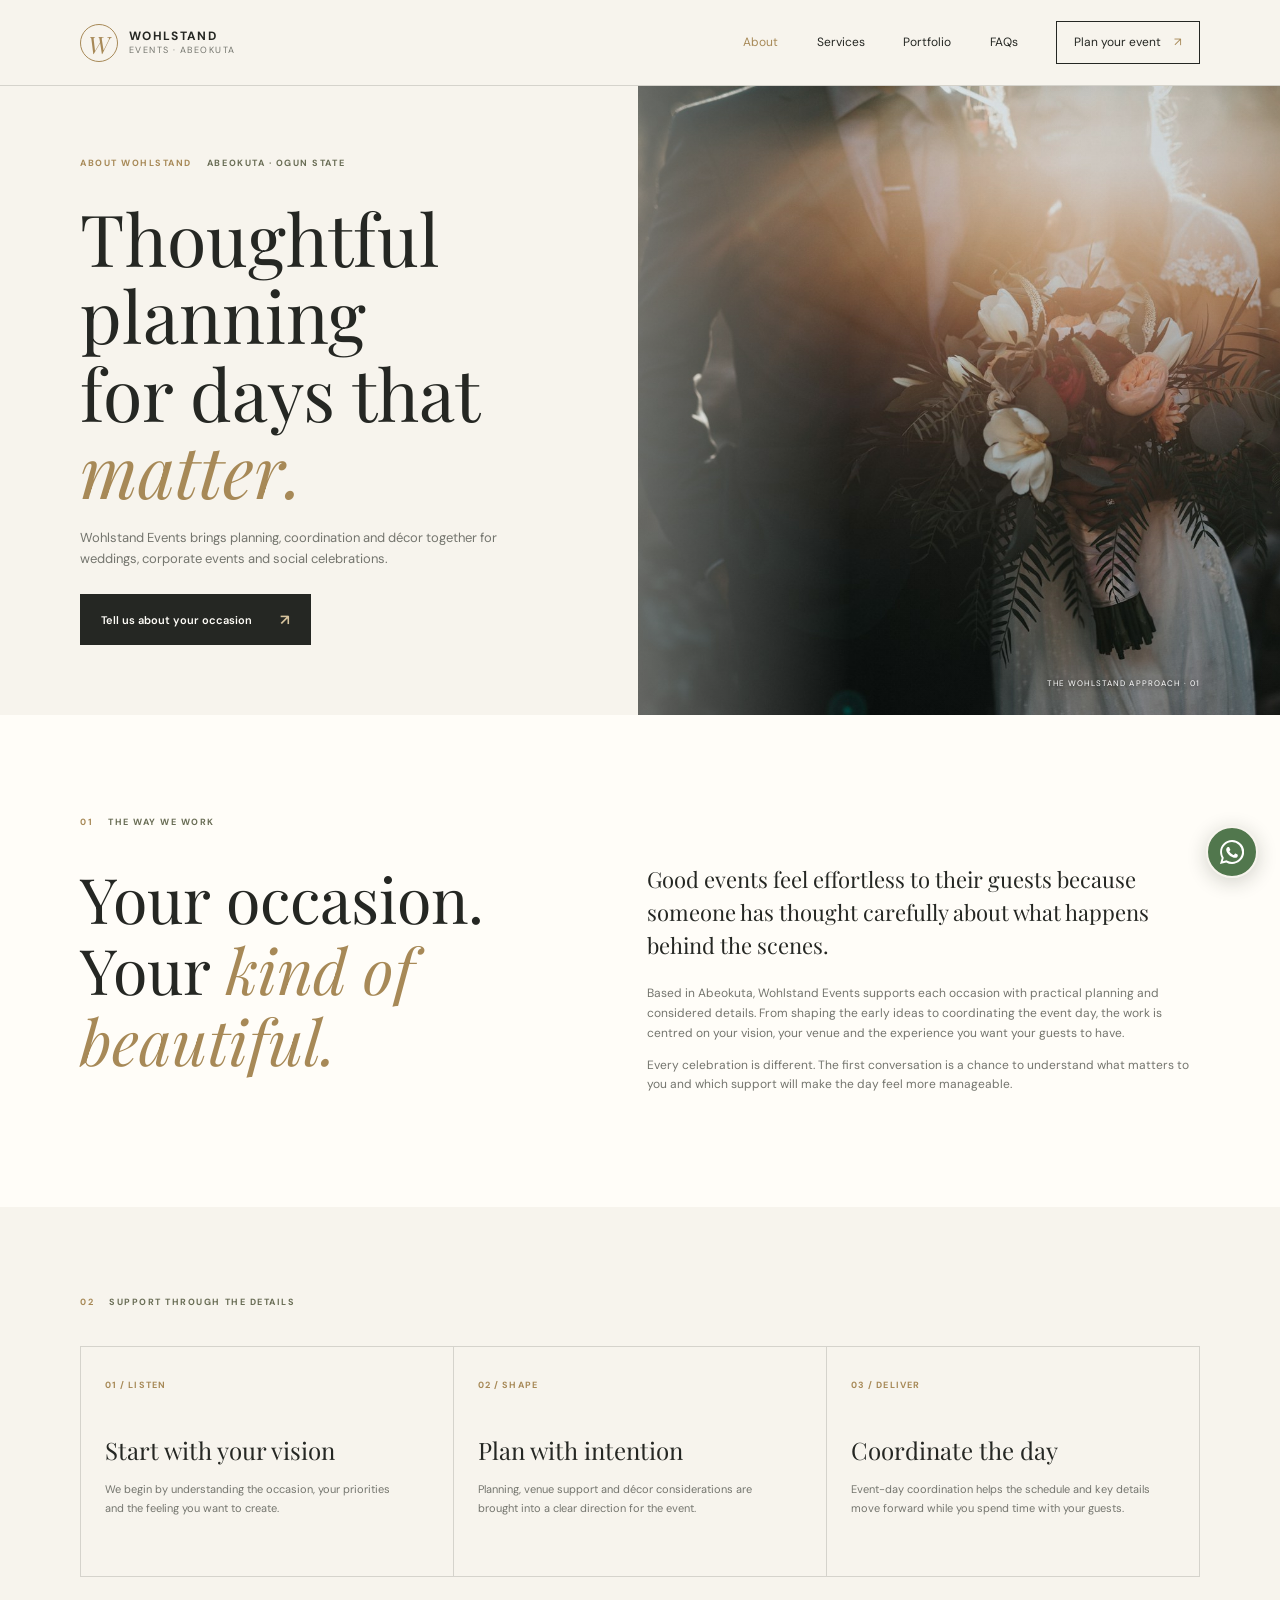
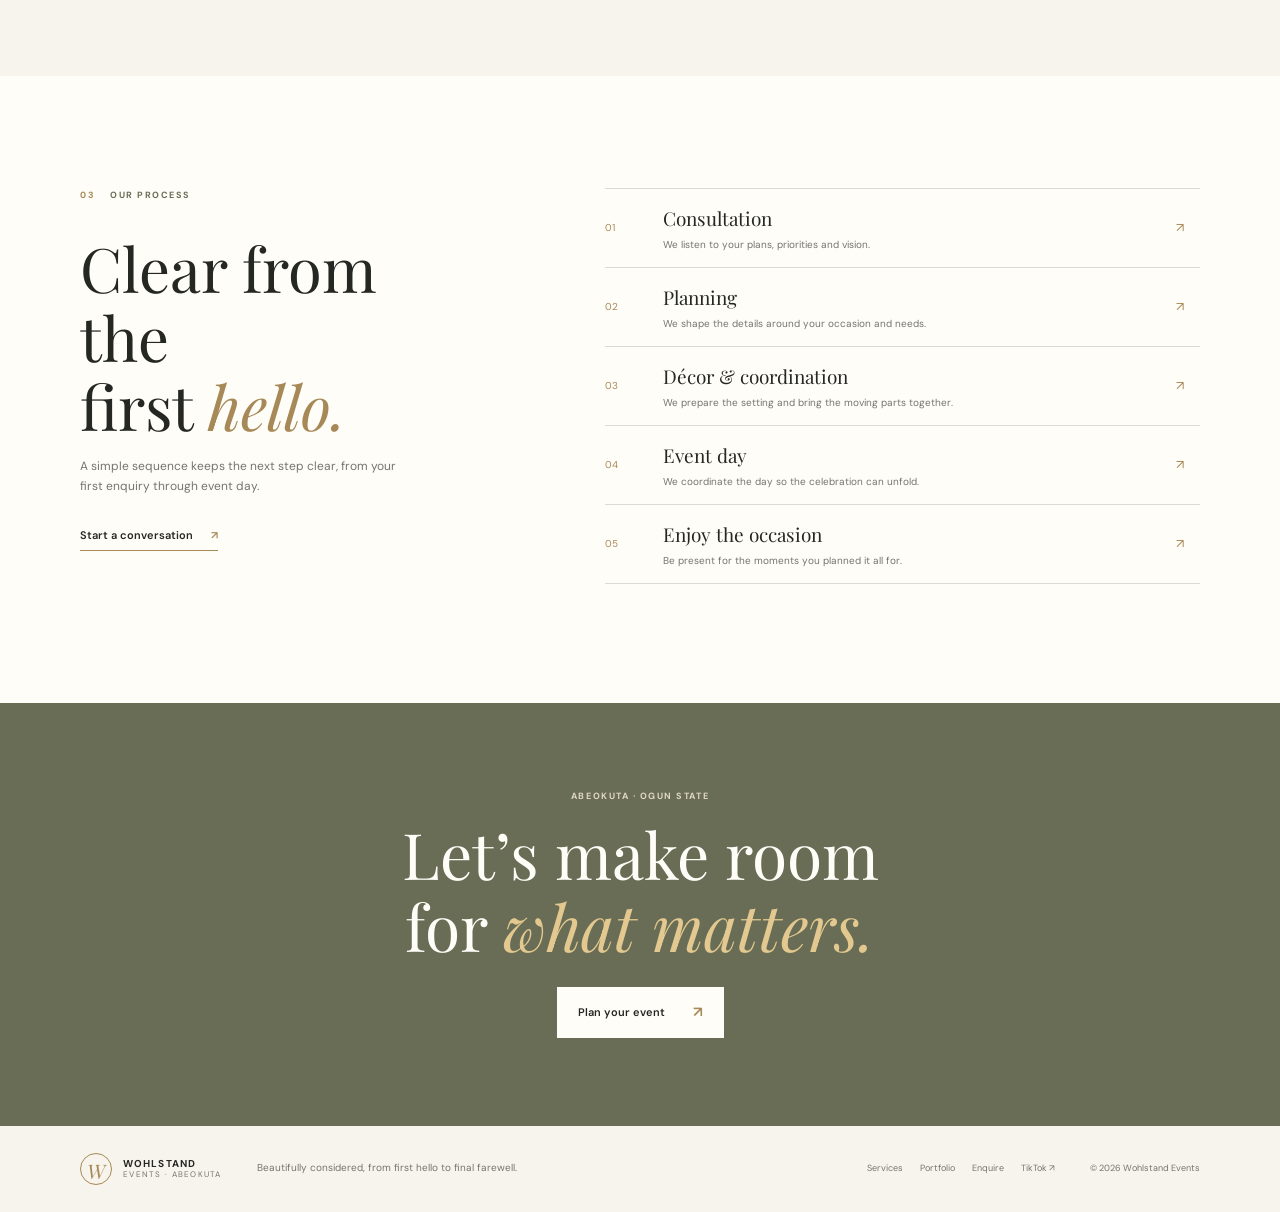
<file: about.html>
<!doctype html>
<html lang="en">
  <head>
    <meta charset="utf-8">
    <meta name="viewport" content="width=device-width, initial-scale=1">
    <meta name="theme-color" content="#f7f4ed">
    <meta name="description" content="Meet Wohlstand Events, an Abeokuta event planning and décor business supporting weddings, corporate events and social celebrations.">
    <meta property="og:title" content="About Wohlstand Events | Abeokuta">
    <meta property="og:image" content="assets/wedding-reception.jpg">
    <title>About Wohlstand Events | Abeokuta Event Planning</title>
    <link rel="preconnect" href="https://fonts.googleapis.com">
    <link rel="preconnect" href="https://fonts.gstatic.com" crossorigin>
    <link href="https://fonts.googleapis.com/css2?family=DM+Sans:wght@400;500;600;700&family=Playfair+Display:wght@400;500;600&display=swap" rel="stylesheet">
    <link rel="stylesheet" href="styles.css">
    <script src="script.js" defer></script>
  </head>
  <body>
    <a class="skip-link" href="#main">Skip to content</a>
    <header class="site-header" id="top">
      <a class="wordmark" href="index.html" aria-label="Wohlstand Events home"><span class="wordmark-mark" aria-hidden="true">W</span><span class="wordmark-type"><strong>WOHLSTAND</strong><small>EVENTS · ABEOKUTA</small></span></a>
      <button class="menu-toggle" type="button" aria-expanded="false" aria-controls="site-nav" aria-label="Open navigation"><span></span><span></span></button>
      <nav class="site-nav" id="site-nav" aria-label="Main navigation"><a aria-current="page" href="about.html">About</a><a href="services.html">Services</a><a href="portfolio.html">Portfolio</a><a href="faq.html">FAQs</a><a class="nav-cta" href="contact.html#enquiry">Plan your event <span aria-hidden="true">↗</span></a></nav>
    </header>
    <main id="main">
      <section class="inner-hero">
        <div class="inner-hero-copy"><div class="section-kicker"><span>ABOUT WOHLSTAND</span><span>ABEOKUTA · OGUN STATE</span></div><h1>Thoughtful planning<br>for days that <em>matter.</em></h1><p>Wohlstand Events brings planning, coordination and décor together for weddings, corporate events and social celebrations.</p><a class="button button-dark" href="contact.html#enquiry">Tell us about your occasion <span aria-hidden="true">↗</span></a></div>
        <div class="inner-hero-photo"><img src="assets/wedding-reception.jpg" alt="A warmly lit reception set for an elegant celebration" fetchpriority="high"><span>THE WOHLSTAND APPROACH · 01</span></div>
      </section>
      <section class="detail-intro section-pad"><div class="section-kicker"><span>01</span><span>THE WAY WE WORK</span></div><div class="detail-intro-grid"><h2>Your occasion.<br>Your <em>kind of beautiful.</em></h2><div><p class="lead">Good events feel effortless to their guests because someone has thought carefully about what happens behind the scenes.</p><p>Based in Abeokuta, Wohlstand Events supports each occasion with practical planning and considered details. From shaping the early ideas to coordinating the event day, the work is centred on your vision, your venue and the experience you want your guests to have.</p><p>Every celebration is different. The first conversation is a chance to understand what matters to you and which support will make the day feel more manageable.</p></div></div></section>
      <section class="approach-detail section-pad"><div class="section-kicker"><span>02</span><span>SUPPORT THROUGH THE DETAILS</span></div><div class="approach-detail-grid"><article><span>01 / LISTEN</span><h3>Start with your vision</h3><p>We begin by understanding the occasion, your priorities and the feeling you want to create.</p></article><article><span>02 / SHAPE</span><h3>Plan with intention</h3><p>Planning, venue support and décor considerations are brought into a clear direction for the event.</p></article><article><span>03 / DELIVER</span><h3>Coordinate the day</h3><p>Event-day coordination helps the schedule and key details move forward while you spend time with your guests.</p></article></div></section>
      <section class="process-section section-pad" id="process"><div class="process-side"><div class="section-kicker"><span>03</span><span>OUR PROCESS</span></div><h2>Clear from the<br>first <em>hello.</em></h2><p>A simple sequence keeps the next step clear, from your first enquiry through event day.</p><a class="underlined-link" href="contact.html#enquiry">Start a conversation <span aria-hidden="true">↗</span></a></div><ol class="process-list"><li><span>01</span><div><h3>Consultation</h3><p>We listen to your plans, priorities and vision.</p></div><span class="process-mark">↗</span></li><li><span>02</span><div><h3>Planning</h3><p>We shape the details around your occasion and needs.</p></div><span class="process-mark">↗</span></li><li><span>03</span><div><h3>Décor & coordination</h3><p>We prepare the setting and bring the moving parts together.</p></div><span class="process-mark">↗</span></li><li><span>04</span><div><h3>Event day</h3><p>We coordinate the day so the celebration can unfold.</p></div><span class="process-mark">↗</span></li><li><span>05</span><div><h3>Enjoy the occasion</h3><p>Be present for the moments you planned it all for.</p></div><span class="process-mark">↗</span></li></ol></section>
      <section class="detail-cta section-pad"><p class="eyebrow">ABEOKUTA · OGUN STATE</p><h2>Let’s make room<br>for <em>what matters.</em></h2><a class="button button-light" href="contact.html#enquiry">Plan your event <span aria-hidden="true">↗</span></a></section>
    </main>
    <footer class="site-footer"><a class="wordmark footer-wordmark" href="index.html"><span class="wordmark-mark" aria-hidden="true">W</span><span class="wordmark-type"><strong>WOHLSTAND</strong><small>EVENTS · ABEOKUTA</small></span></a><span>Beautifully considered, from first hello to final farewell.</span><div class="footer-links"><a href="services.html">Services</a><a href="portfolio.html">Portfolio</a><a href="contact.html#enquiry">Enquire</a><a data-social-link href="contact.html">TikTok ↗</a></div><small>© <span id="current-year"></span> Wohlstand Events</small></footer>
    <a class="whatsapp-float" data-whatsapp-link href="contact.html#enquiry" aria-label="Chat with Wohlstand Events on WhatsApp"><svg viewBox="0 0 24 24" aria-hidden="true"><path d="M20.5 3.5A11.8 11.8 0 0 0 12.1 0C5.5 0 .1 5.4.1 12c0 2.1.6 4.2 1.6 6L0 24l6.2-1.6a12 12 0 0 0 5.9 1.5h.1c6.6 0 12-5.4 12-12 0-3.2-1.3-6.2-3.7-8.4Zm-8.4 18.4h-.1c-1.8 0-3.6-.5-5.1-1.4l-.4-.2-3.7 1 1-3.6-.3-.4A9.8 9.8 0 0 1 2 12c0-5.5 4.5-10 10-10a10 10 0 0 1 10 10c0 5.5-4.4 9.9-9.9 9.9Zm5.5-7.4c-.3-.1-1.7-.8-2-.9-.3-.1-.5-.1-.7.2-.2.3-.7.9-.9 1.1-.2.2-.3.2-.6.1-.3-.1-1.2-.5-2.3-1.4-.8-.7-1.4-1.6-1.6-1.9-.2-.3 0-.4.1-.6l.4-.5c.1-.2.2-.3.3-.5.1-.2 0-.4 0-.5-.1-.1-.7-1.6-1-2.1-.2-.6-.5-.5-.7-.5h-.6c-.2 0-.5.1-.8.4-.3.3-1 1-1 2.4s1 2.8 1.1 3c.1.2 2 3.1 4.9 4.3.7.3 1.2.5 1.7.6.7.2 1.3.2 1.8.1.6-.1 1.7-.7 1.9-1.4.2-.7.2-1.3.2-1.4-.1-.2-.3-.3-.6-.4Z"/></svg></a>
  </body>
</html>
</file>
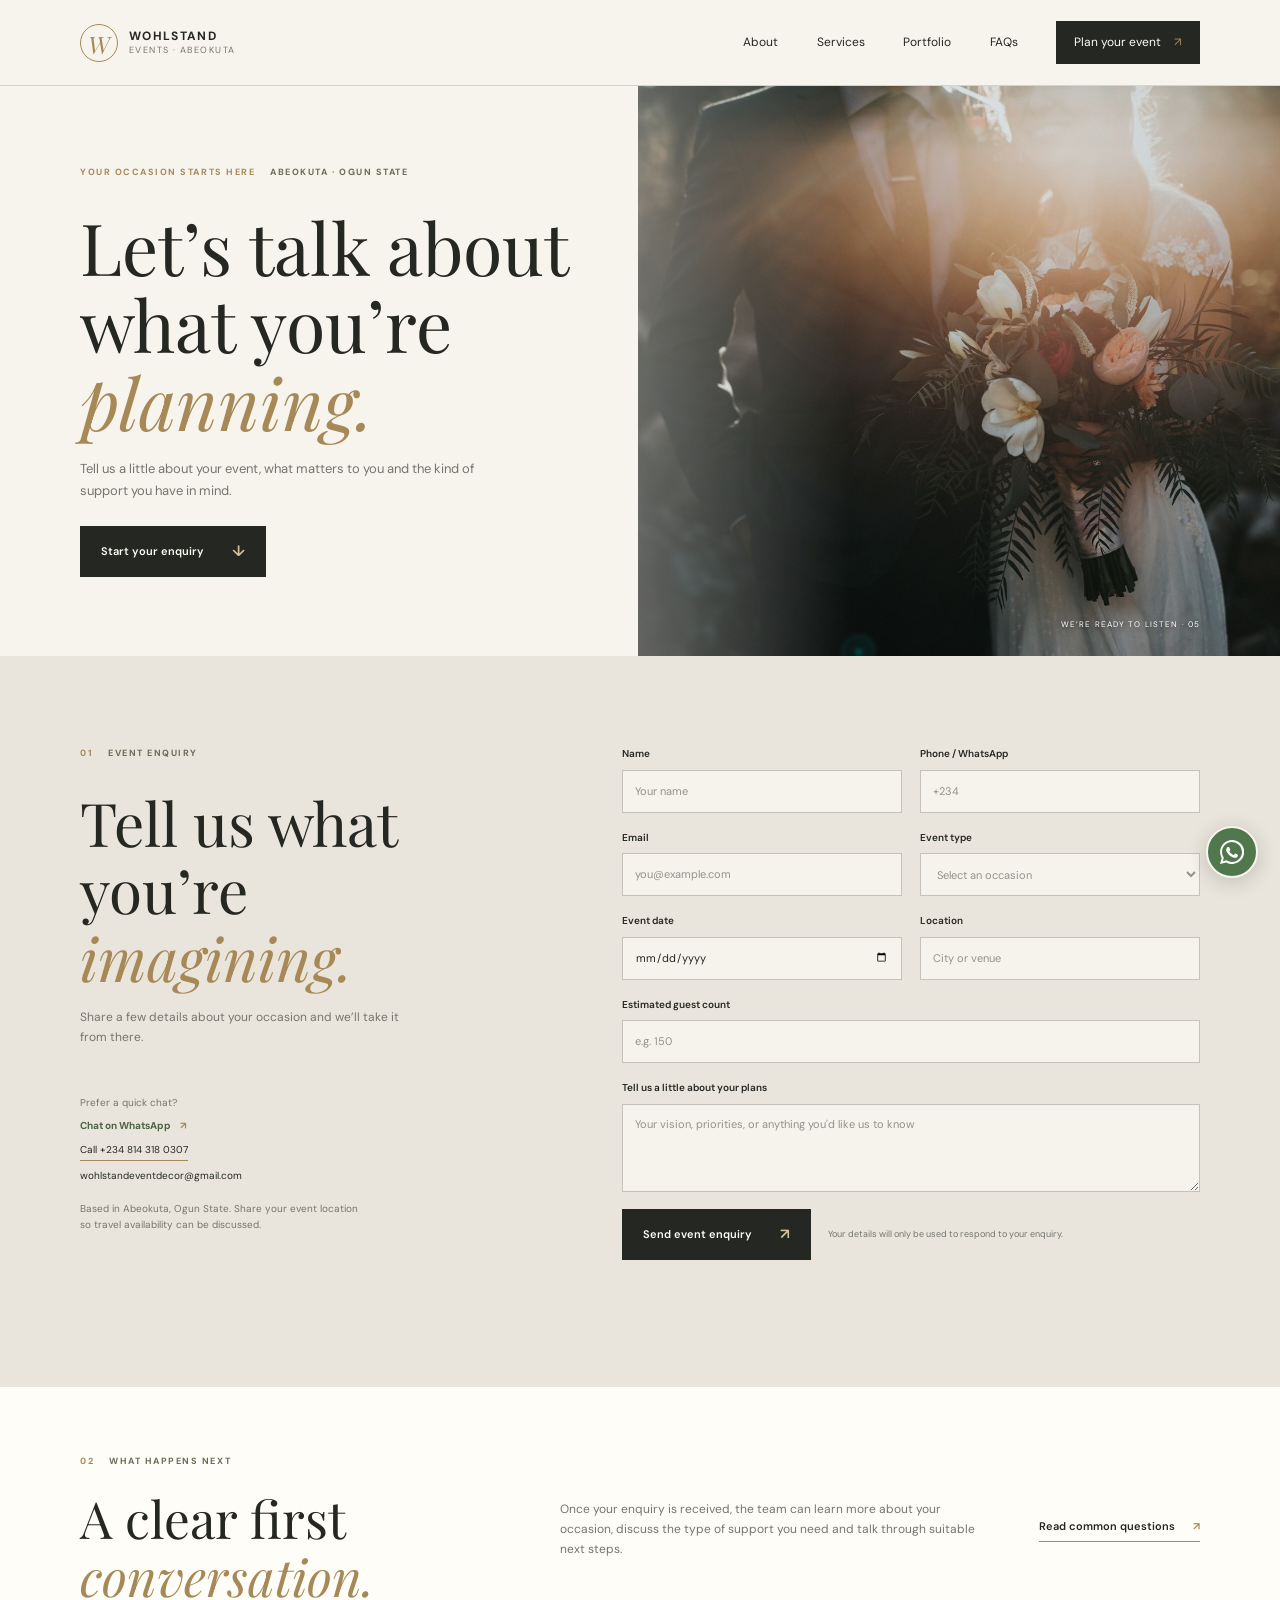
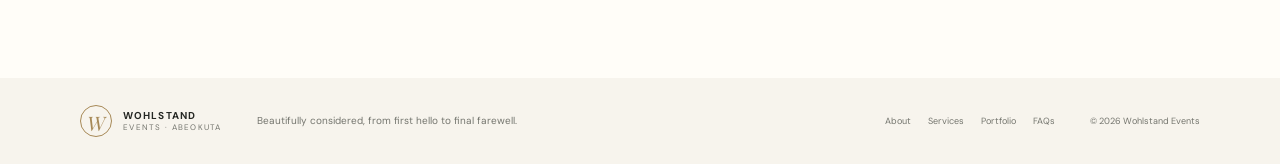
<file: contact.html>
<!doctype html>
<html lang="en">
  <head>
    <meta charset="utf-8">
    <meta name="viewport" content="width=device-width, initial-scale=1">
    <meta name="theme-color" content="#f7f4ed">
    <meta name="description" content="Enquire about wedding planning, event coordination, event decoration or venue support with Wohlstand Events in Abeokuta, Ogun State.">
    <meta property="og:title" content="Plan Your Event | Wohlstand Events Abeokuta">
    <meta property="og:image" content="assets/wedding-reception.jpg">
    <title>Plan Your Event | Wohlstand Events Abeokuta</title>
    <link rel="preconnect" href="https://fonts.googleapis.com">
    <link rel="preconnect" href="https://fonts.gstatic.com" crossorigin>
    <link href="https://fonts.googleapis.com/css2?family=DM+Sans:wght@400;500;600;700&family=Playfair+Display:wght@400;500;600&display=swap" rel="stylesheet">
    <link rel="stylesheet" href="styles.css">
    <script src="script.js" defer></script>
  </head>
  <body>
    <a class="skip-link" href="#main">Skip to content</a>
    <header class="site-header" id="top"><a class="wordmark" href="index.html" aria-label="Wohlstand Events home"><span class="wordmark-mark" aria-hidden="true">W</span><span class="wordmark-type"><strong>WOHLSTAND</strong><small>EVENTS · ABEOKUTA</small></span></a><button class="menu-toggle" type="button" aria-expanded="false" aria-controls="site-nav" aria-label="Open navigation"><span></span><span></span></button><nav class="site-nav" id="site-nav" aria-label="Main navigation"><a href="about.html">About</a><a href="services.html">Services</a><a href="portfolio.html">Portfolio</a><a href="faq.html">FAQs</a><a class="nav-cta" aria-current="page" href="contact.html#enquiry">Plan your event <span aria-hidden="true">↗</span></a></nav></header>
    <main id="main">
      <section class="inner-hero"><div class="inner-hero-copy"><div class="section-kicker"><span>YOUR OCCASION STARTS HERE</span><span>ABEOKUTA · OGUN STATE</span></div><h1>Let’s talk about<br>what you’re <em>planning.</em></h1><p>Tell us a little about your event, what matters to you and the kind of support you have in mind.</p><a class="button button-dark" href="#enquiry">Start your enquiry <span aria-hidden="true">↓</span></a></div><div class="inner-hero-photo"><img src="assets/wedding-reception.jpg" alt="An intimate reception prepared for a special occasion" fetchpriority="high"><span>WE’RE READY TO LISTEN · 05</span></div></section>
      <section class="enquiry-section section-pad contact-page-enquiry" id="enquiry"><div class="enquiry-intro"><div class="section-kicker"><span>01</span><span>EVENT ENQUIRY</span></div><h2>Tell us what<br>you’re <em>imagining.</em></h2><p>Share a few details about your occasion and we’ll take it from there.</p><div class="contact-alternatives"><span>Prefer a quick chat?</span><a class="whatsapp-inline" data-whatsapp-link href="#enquiry">Chat on WhatsApp <span aria-hidden="true">↗</span></a><a class="call-inline" data-phone-link href="#enquiry">Call +234 814 318 0307</a><a class="email-inline" href="mailto:wohlstandeventdecor@gmail.com">wohlstandeventdecor@gmail.com</a><span class="contact-location">Based in Abeokuta, Ogun State. Share your event location so travel availability can be discussed.</span></div></div>
        <form class="enquiry-form" id="enquiry-form"><div class="form-row"><label>Name<input name="name" autocomplete="name" placeholder="Your name" required></label><label>Phone / WhatsApp<input name="phone" type="tel" autocomplete="tel" placeholder="+234" required></label></div><div class="form-row"><label>Email<input name="email" type="email" autocomplete="email" placeholder="you@example.com"></label><label>Event type<select name="eventType" required><option value="" disabled selected>Select an occasion</option><option>Wedding</option><option>Corporate event</option><option>Social celebration</option><option>Other</option></select></label></div><div class="form-row"><label>Event date<input name="eventDate" type="date"></label><label>Location<input name="location" placeholder="City or venue"></label></div><label>Estimated guest count<input name="guestCount" type="number" min="1" placeholder="e.g. 150"></label><label>Tell us a little about your plans<textarea name="message" rows="3" placeholder="Your vision, priorities, or anything you'd like us to know"></textarea></label><div class="form-submit-row"><button class="button button-dark" type="submit">Send event enquiry <span aria-hidden="true">↗</span></button><span class="form-privacy">Your details will only be used to respond to your enquiry.</span></div><p class="form-status" id="form-status" role="status" aria-live="polite"></p></form>
      </section>
      <section class="contact-after section-pad"><div><div class="section-kicker"><span>02</span><span>WHAT HAPPENS NEXT</span></div><h2>A clear first<br><em>conversation.</em></h2></div><p>Once your enquiry is received, the team can learn more about your occasion, discuss the type of support you need and talk through suitable next steps.</p><a class="underlined-link" href="faq.html">Read common questions <span aria-hidden="true">↗</span></a></section>
    </main>
    <footer class="site-footer"><a class="wordmark footer-wordmark" href="index.html"><span class="wordmark-mark" aria-hidden="true">W</span><span class="wordmark-type"><strong>WOHLSTAND</strong><small>EVENTS · ABEOKUTA</small></span></a><span>Beautifully considered, from first hello to final farewell.</span><div class="footer-links"><a href="about.html">About</a><a href="services.html">Services</a><a href="portfolio.html">Portfolio</a><a href="faq.html">FAQs</a></div><small>© <span id="current-year"></span> Wohlstand Events</small></footer>
    <a class="whatsapp-float" data-whatsapp-link href="#enquiry" aria-label="Chat with Wohlstand Events on WhatsApp"><svg viewBox="0 0 24 24" aria-hidden="true"><path d="M20.5 3.5A11.8 11.8 0 0 0 12.1 0C5.5 0 .1 5.4.1 12c0 2.1.6 4.2 1.6 6L0 24l6.2-1.6a12 12 0 0 0 5.9 1.5h.1c6.6 0 12-5.4 12-12 0-3.2-1.3-6.2-3.7-8.4Zm-8.4 18.4h-.1c-1.8 0-3.6-.5-5.1-1.4l-.4-.2-3.7 1 1-3.6-.3-.4A9.8 9.8 0 0 1 2 12c0-5.5 4.5-10 10-10a10 10 0 0 1 10 10c0 5.5-4.4 9.9-9.9 9.9Zm5.5-7.4c-.3-.1-1.7-.8-2-.9-.3-.1-.5-.1-.7.2-.2.3-.7.9-.9 1.1-.2.2-.3.2-.6.1-.3-.1-1.2-.5-2.3-1.4-.8-.7-1.4-1.6-1.6-1.9-.2-.3 0-.4.1-.6l.4-.5c.1-.2.2-.3.3-.5.1-.2 0-.4 0-.5-.1-.1-.7-1.6-1-2.1-.2-.6-.5-.5-.7-.5h-.6c-.2 0-.5.1-.8.4-.3.3-1 1-1 2.4s1 2.8 1.1 3c.1.2 2 3.1 4.9 4.3.7.3 1.2.5 1.7.6.7.2 1.3.2 1.8.1.6-.1 1.7-.7 1.9-1.4.2-.7.2-1.3.2-1.4-.1-.2-.3-.3-.6-.4Z"/></svg></a>
  </body>
</html>
</file>
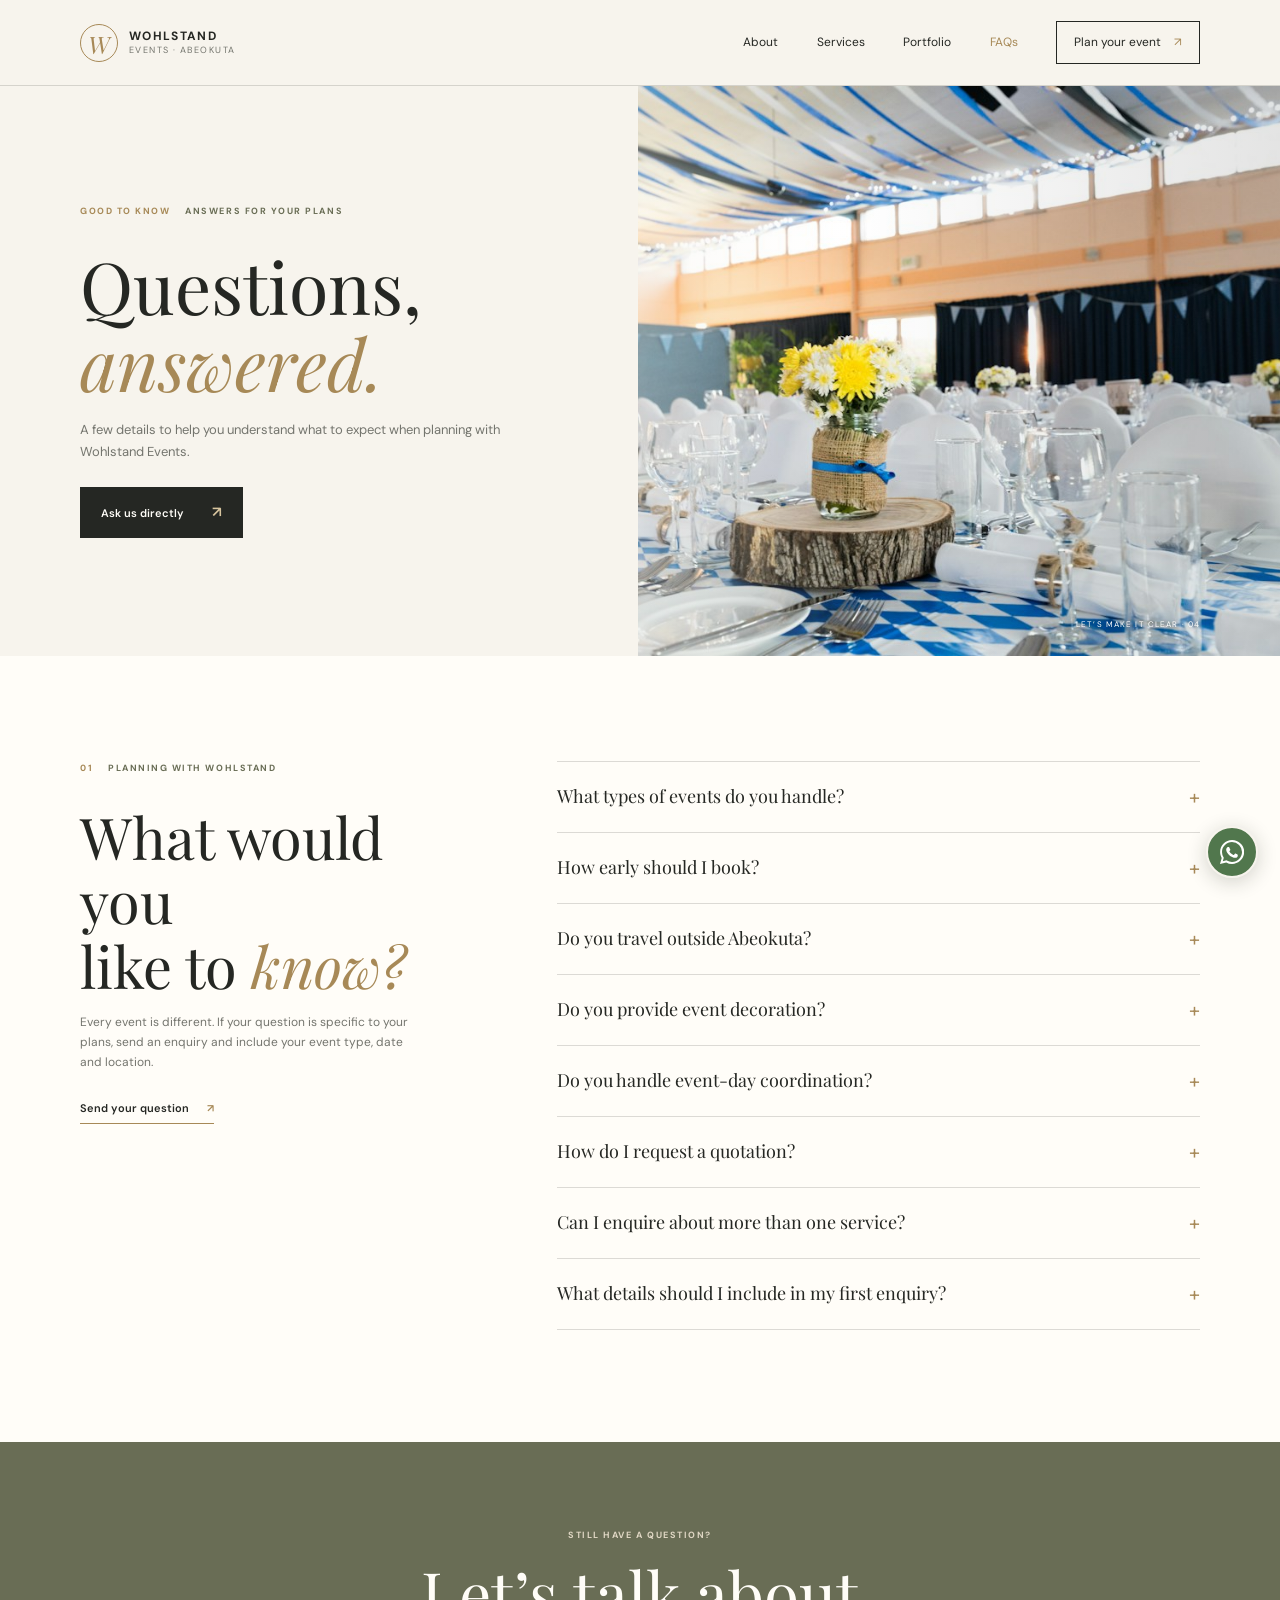
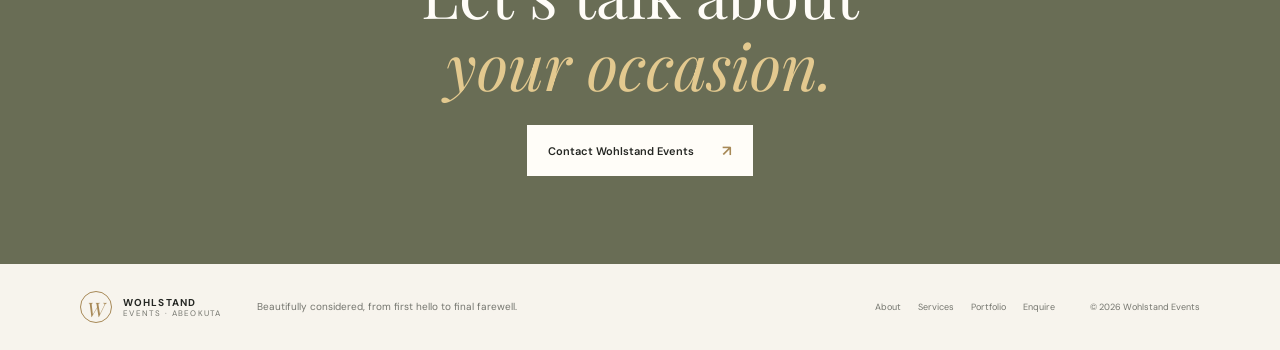
<file: faq.html>
<!doctype html>
<html lang="en">
  <head>
    <meta charset="utf-8">
    <meta name="viewport" content="width=device-width, initial-scale=1">
    <meta name="theme-color" content="#f7f4ed">
    <meta name="description" content="Answers to common questions about event planning, wedding decoration, coordination, travel and quotations from Wohlstand Events in Abeokuta.">
    <meta property="og:title" content="FAQs | Wohlstand Events Abeokuta">
    <meta property="og:image" content="assets/celebration-table.jpg">
    <title>FAQs | Wohlstand Events Abeokuta</title>
    <link rel="preconnect" href="https://fonts.googleapis.com">
    <link rel="preconnect" href="https://fonts.gstatic.com" crossorigin>
    <link href="https://fonts.googleapis.com/css2?family=DM+Sans:wght@400;500;600;700&family=Playfair+Display:wght@400;500;600&display=swap" rel="stylesheet">
    <link rel="stylesheet" href="styles.css">
    <script src="script.js" defer></script>
  </head>
  <body>
    <a class="skip-link" href="#main">Skip to content</a>
    <header class="site-header" id="top"><a class="wordmark" href="index.html" aria-label="Wohlstand Events home"><span class="wordmark-mark" aria-hidden="true">W</span><span class="wordmark-type"><strong>WOHLSTAND</strong><small>EVENTS · ABEOKUTA</small></span></a><button class="menu-toggle" type="button" aria-expanded="false" aria-controls="site-nav" aria-label="Open navigation"><span></span><span></span></button><nav class="site-nav" id="site-nav" aria-label="Main navigation"><a href="about.html">About</a><a href="services.html">Services</a><a href="portfolio.html">Portfolio</a><a aria-current="page" href="faq.html">FAQs</a><a class="nav-cta" href="contact.html#enquiry">Plan your event <span aria-hidden="true">↗</span></a></nav></header>
    <main id="main">
      <section class="inner-hero"><div class="inner-hero-copy"><div class="section-kicker"><span>GOOD TO KNOW</span><span>ANSWERS FOR YOUR PLANS</span></div><h1>Questions,<br><em>answered.</em></h1><p>A few details to help you understand what to expect when planning with Wohlstand Events.</p><a class="button button-dark" href="contact.html#enquiry">Ask us directly <span aria-hidden="true">↗</span></a></div><div class="inner-hero-photo"><img src="assets/celebration-table.jpg" alt="An intimate event table dressed with flowers and candlelight" fetchpriority="high"><span>LET’S MAKE IT CLEAR · 04</span></div></section>
      <section class="faq-page section-pad"><div class="faq-page-intro"><div class="section-kicker"><span>01</span><span>PLANNING WITH WOHLSTAND</span></div><h2>What would you<br>like to <em>know?</em></h2><p>Every event is different. If your question is specific to your plans, send an enquiry and include your event type, date and location.</p><a class="underlined-link" href="contact.html#enquiry">Send your question <span aria-hidden="true">↗</span></a></div>
        <div class="faq-list faq-list-page">
          <details><summary>What types of events do you handle?<span aria-hidden="true">+</span></summary><p>Wohlstand Events serves weddings, corporate events and social celebrations. Share what you are planning to discuss suitable support.</p></details>
          <details><summary>How early should I book?<span aria-hidden="true">+</span></summary><p>Timing depends on your event date and the support you need. Reach out as soon as you have a date in mind so availability and next steps can be discussed.</p></details>
          <details><summary>Do you travel outside Abeokuta?<span aria-hidden="true">+</span></summary><p>Share your event location in the enquiry form and the team can confirm whether support is available for your destination.</p></details>
          <details><summary>Do you provide event decoration?<span aria-hidden="true">+</span></summary><p>Yes. Event decoration and styling are among the services offered by Wohlstand Events.</p></details>
          <details><summary>Do you handle event-day coordination?<span aria-hidden="true">+</span></summary><p>Yes. Event coordination is available to help the day run smoothly and keep the details moving.</p></details>
          <details><summary>How do I request a quotation?<span aria-hidden="true">+</span></summary><p>Send an enquiry with your event type, date, location and a few details about what you have in mind. The team can follow up to discuss your requirements.</p></details>
          <details><summary>Can I enquire about more than one service?<span aria-hidden="true">+</span></summary><p>Yes. Include the different kinds of support you are considering in your message so the team can understand the full scope of your plans.</p></details>
          <details><summary>What details should I include in my first enquiry?<span aria-hidden="true">+</span></summary><p>Your event type, date, location and approximate guest count are helpful starting points. You can also share your ideas, priorities and questions.</p></details>
        </div>
      </section>
      <section class="detail-cta section-pad"><p class="eyebrow">STILL HAVE A QUESTION?</p><h2>Let’s talk about<br><em>your occasion.</em></h2><a class="button button-light" href="contact.html#enquiry">Contact Wohlstand Events <span aria-hidden="true">↗</span></a></section>
    </main>
    <footer class="site-footer"><a class="wordmark footer-wordmark" href="index.html"><span class="wordmark-mark" aria-hidden="true">W</span><span class="wordmark-type"><strong>WOHLSTAND</strong><small>EVENTS · ABEOKUTA</small></span></a><span>Beautifully considered, from first hello to final farewell.</span><div class="footer-links"><a href="about.html">About</a><a href="services.html">Services</a><a href="portfolio.html">Portfolio</a><a href="contact.html#enquiry">Enquire</a></div><small>© <span id="current-year"></span> Wohlstand Events</small></footer>
    <a class="whatsapp-float" data-whatsapp-link href="contact.html#enquiry" aria-label="Chat with Wohlstand Events on WhatsApp"><svg viewBox="0 0 24 24" aria-hidden="true"><path d="M20.5 3.5A11.8 11.8 0 0 0 12.1 0C5.5 0 .1 5.4.1 12c0 2.1.6 4.2 1.6 6L0 24l6.2-1.6a12 12 0 0 0 5.9 1.5h.1c6.6 0 12-5.4 12-12 0-3.2-1.3-6.2-3.7-8.4Zm-8.4 18.4h-.1c-1.8 0-3.6-.5-5.1-1.4l-.4-.2-3.7 1 1-3.6-.3-.4A9.8 9.8 0 0 1 2 12c0-5.5 4.5-10 10-10a10 10 0 0 1 10 10c0 5.5-4.4 9.9-9.9 9.9Zm5.5-7.4c-.3-.1-1.7-.8-2-.9-.3-.1-.5-.1-.7.2-.2.3-.7.9-.9 1.1-.2.2-.3.2-.6.1-.3-.1-1.2-.5-2.3-1.4-.8-.7-1.4-1.6-1.6-1.9-.2-.3 0-.4.1-.6l.4-.5c.1-.2.2-.3.3-.5.1-.2 0-.4 0-.5-.1-.1-.7-1.6-1-2.1-.2-.6-.5-.5-.7-.5h-.6c-.2 0-.5.1-.8.4-.3.3-1 1-1 2.4s1 2.8 1.1 3c.1.2 2 3.1 4.9 4.3.7.3 1.2.5 1.7.6.7.2 1.3.2 1.8.1.6-.1 1.7-.7 1.9-1.4.2-.7.2-1.3.2-1.4-.1-.2-.3-.3-.6-.4Z"/></svg></a>
  </body>
</html>
</file>
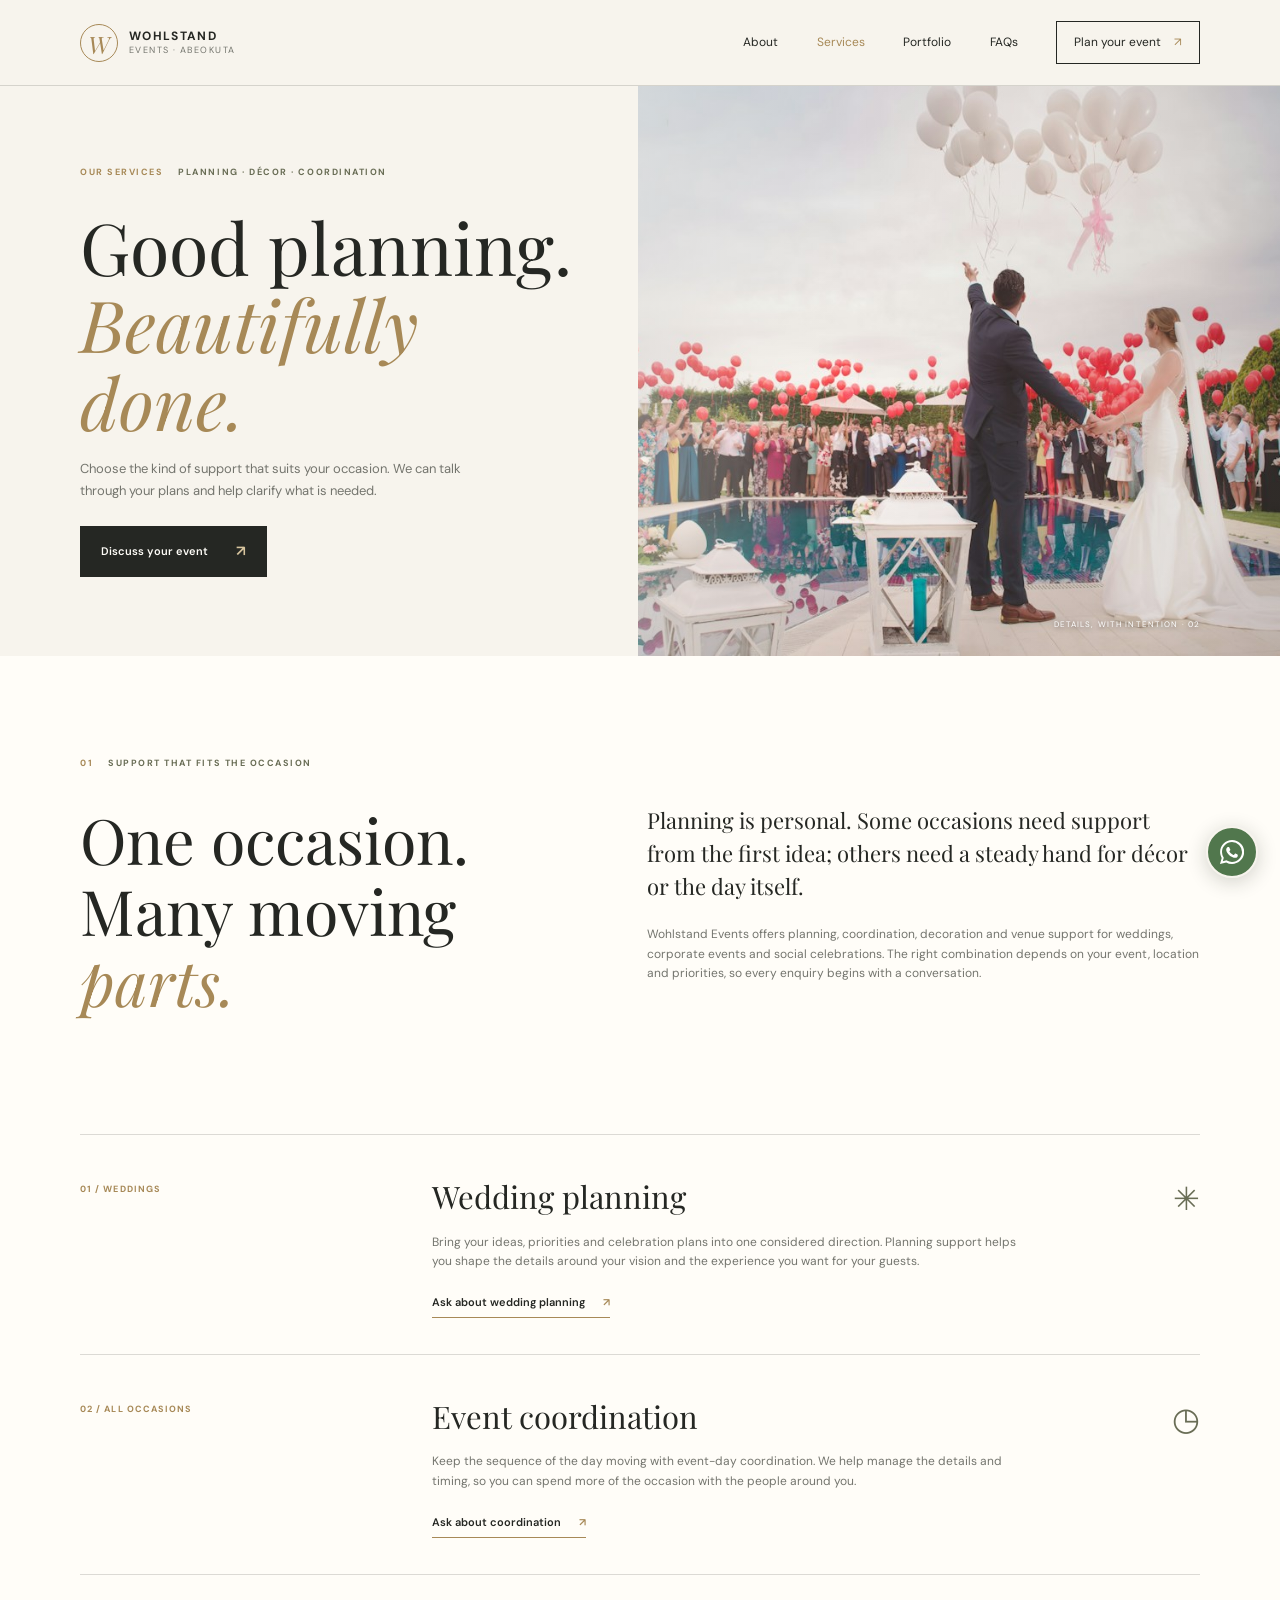
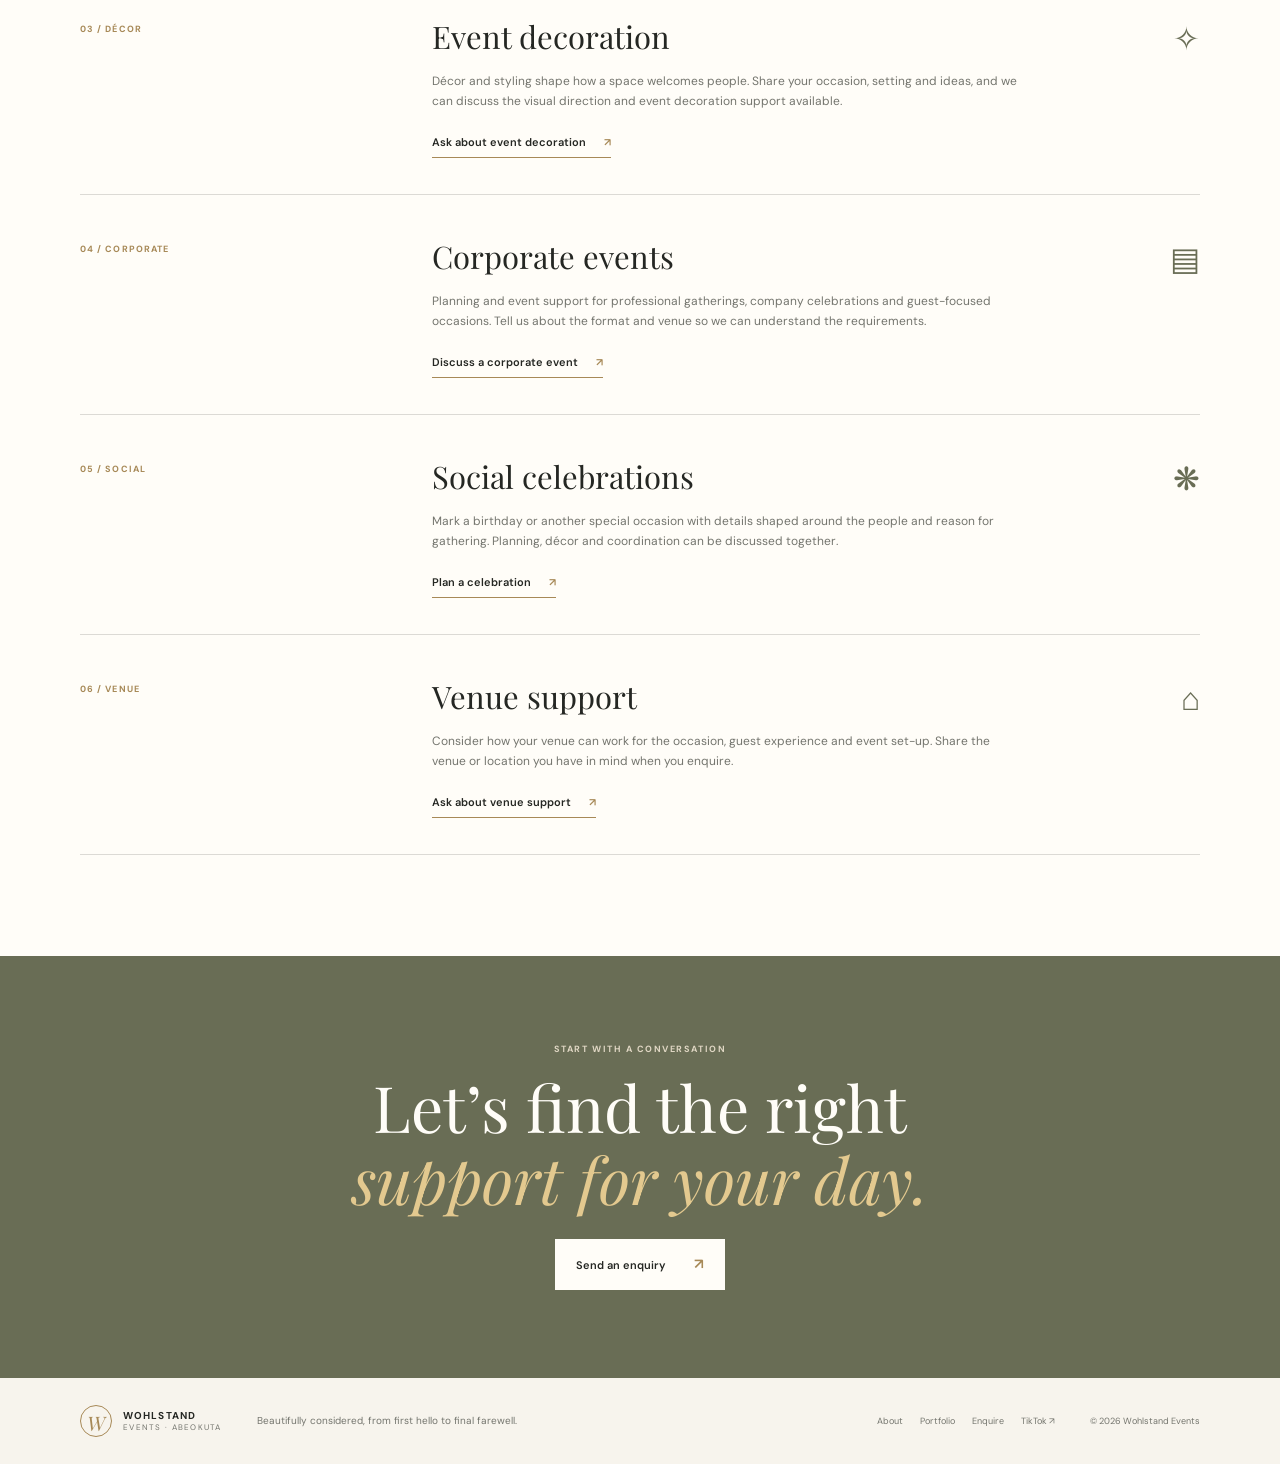
<file: services.html>
<!doctype html>
<html lang="en">
  <head>
    <meta charset="utf-8">
    <meta name="viewport" content="width=device-width, initial-scale=1">
    <meta name="theme-color" content="#f7f4ed">
    <meta name="description" content="Explore wedding planning, event coordination, event decoration, corporate events, social celebrations and venue support from Wohlstand Events in Abeokuta.">
    <meta property="og:title" content="Event Planning & Décor Services | Wohlstand Events">
    <meta property="og:image" content="assets/floral-details.jpg">
    <title>Event Planning & Décor Services | Wohlstand Events</title>
    <link rel="preconnect" href="https://fonts.googleapis.com">
    <link rel="preconnect" href="https://fonts.gstatic.com" crossorigin>
    <link href="https://fonts.googleapis.com/css2?family=DM+Sans:wght@400;500;600;700&family=Playfair+Display:wght@400;500;600&display=swap" rel="stylesheet">
    <link rel="stylesheet" href="styles.css">
    <script src="script.js" defer></script>
  </head>
  <body>
    <a class="skip-link" href="#main">Skip to content</a>
    <header class="site-header" id="top"><a class="wordmark" href="index.html" aria-label="Wohlstand Events home"><span class="wordmark-mark" aria-hidden="true">W</span><span class="wordmark-type"><strong>WOHLSTAND</strong><small>EVENTS · ABEOKUTA</small></span></a><button class="menu-toggle" type="button" aria-expanded="false" aria-controls="site-nav" aria-label="Open navigation"><span></span><span></span></button><nav class="site-nav" id="site-nav" aria-label="Main navigation"><a href="about.html">About</a><a aria-current="page" href="services.html">Services</a><a href="portfolio.html">Portfolio</a><a href="faq.html">FAQs</a><a class="nav-cta" href="contact.html#enquiry">Plan your event <span aria-hidden="true">↗</span></a></nav></header>
    <main id="main">
      <section class="inner-hero"><div class="inner-hero-copy"><div class="section-kicker"><span>OUR SERVICES</span><span>PLANNING · DÉCOR · COORDINATION</span></div><h1>Good planning.<br><em>Beautifully done.</em></h1><p>Choose the kind of support that suits your occasion. We can talk through your plans and help clarify what is needed.</p><a class="button button-dark" href="contact.html#enquiry">Discuss your event <span aria-hidden="true">↗</span></a></div><div class="inner-hero-photo"><img src="assets/floral-details.jpg" alt="Soft floral details arranged for a celebration" fetchpriority="high"><span>DETAILS, WITH INTENTION · 02</span></div></section>
      <section class="detail-intro section-pad"><div class="section-kicker"><span>01</span><span>SUPPORT THAT FITS THE OCCASION</span></div><div class="detail-intro-grid"><h2>One occasion.<br>Many moving <em>parts.</em></h2><div><p class="lead">Planning is personal. Some occasions need support from the first idea; others need a steady hand for décor or the day itself.</p><p>Wohlstand Events offers planning, coordination, decoration and venue support for weddings, corporate events and social celebrations. The right combination depends on your event, location and priorities, so every enquiry begins with a conversation.</p></div></div></section>
      <section class="service-detail-list section-pad">
        <article id="wedding-planning"><span>01 / WEDDINGS</span><div><h2>Wedding planning</h2><p>Bring your ideas, priorities and celebration plans into one considered direction. Planning support helps you shape the details around your vision and the experience you want for your guests.</p><a class="underlined-link" href="contact.html#enquiry">Ask about wedding planning <span aria-hidden="true">↗</span></a></div><span class="service-detail-icon" aria-hidden="true">✳</span></article>
        <article id="event-coordination"><span>02 / ALL OCCASIONS</span><div><h2>Event coordination</h2><p>Keep the sequence of the day moving with event-day coordination. We help manage the details and timing, so you can spend more of the occasion with the people around you.</p><a class="underlined-link" href="contact.html#enquiry">Ask about coordination <span aria-hidden="true">↗</span></a></div><span class="service-detail-icon" aria-hidden="true">◷</span></article>
        <article id="event-decoration"><span>03 / DÉCOR</span><div><h2>Event decoration</h2><p>Décor and styling shape how a space welcomes people. Share your occasion, setting and ideas, and we can discuss the visual direction and event decoration support available.</p><a class="underlined-link" href="contact.html#enquiry">Ask about event decoration <span aria-hidden="true">↗</span></a></div><span class="service-detail-icon" aria-hidden="true">✧</span></article>
        <article id="corporate-events"><span>04 / CORPORATE</span><div><h2>Corporate events</h2><p>Planning and event support for professional gatherings, company celebrations and guest-focused occasions. Tell us about the format and venue so we can understand the requirements.</p><a class="underlined-link" href="contact.html#enquiry">Discuss a corporate event <span aria-hidden="true">↗</span></a></div><span class="service-detail-icon" aria-hidden="true">▤</span></article>
        <article id="social-celebrations"><span>05 / SOCIAL</span><div><h2>Social celebrations</h2><p>Mark a birthday or another special occasion with details shaped around the people and reason for gathering. Planning, décor and coordination can be discussed together.</p><a class="underlined-link" href="contact.html#enquiry">Plan a celebration <span aria-hidden="true">↗</span></a></div><span class="service-detail-icon" aria-hidden="true">❋</span></article>
        <article id="venue-support"><span>06 / VENUE</span><div><h2>Venue support</h2><p>Consider how your venue can work for the occasion, guest experience and event set-up. Share the venue or location you have in mind when you enquire.</p><a class="underlined-link" href="contact.html#enquiry">Ask about venue support <span aria-hidden="true">↗</span></a></div><span class="service-detail-icon" aria-hidden="true">⌂</span></article>
      </section>
      <section class="detail-cta section-pad"><p class="eyebrow">START WITH A CONVERSATION</p><h2>Let’s find the right<br><em>support for your day.</em></h2><a class="button button-light" href="contact.html#enquiry">Send an enquiry <span aria-hidden="true">↗</span></a></section>
    </main>
    <footer class="site-footer"><a class="wordmark footer-wordmark" href="index.html"><span class="wordmark-mark" aria-hidden="true">W</span><span class="wordmark-type"><strong>WOHLSTAND</strong><small>EVENTS · ABEOKUTA</small></span></a><span>Beautifully considered, from first hello to final farewell.</span><div class="footer-links"><a href="about.html">About</a><a href="portfolio.html">Portfolio</a><a href="contact.html#enquiry">Enquire</a><a data-social-link href="contact.html">TikTok ↗</a></div><small>© <span id="current-year"></span> Wohlstand Events</small></footer>
    <a class="whatsapp-float" data-whatsapp-link href="contact.html#enquiry" aria-label="Chat with Wohlstand Events on WhatsApp"><svg viewBox="0 0 24 24" aria-hidden="true"><path d="M20.5 3.5A11.8 11.8 0 0 0 12.1 0C5.5 0 .1 5.4.1 12c0 2.1.6 4.2 1.6 6L0 24l6.2-1.6a12 12 0 0 0 5.9 1.5h.1c6.6 0 12-5.4 12-12 0-3.2-1.3-6.2-3.7-8.4Zm-8.4 18.4h-.1c-1.8 0-3.6-.5-5.1-1.4l-.4-.2-3.7 1 1-3.6-.3-.4A9.8 9.8 0 0 1 2 12c0-5.5 4.5-10 10-10a10 10 0 0 1 10 10c0 5.5-4.4 9.9-9.9 9.9Zm5.5-7.4c-.3-.1-1.7-.8-2-.9-.3-.1-.5-.1-.7.2-.2.3-.7.9-.9 1.1-.2.2-.3.2-.6.1-.3-.1-1.2-.5-2.3-1.4-.8-.7-1.4-1.6-1.6-1.9-.2-.3 0-.4.1-.6l.4-.5c.1-.2.2-.3.3-.5.1-.2 0-.4 0-.5-.1-.1-.7-1.6-1-2.1-.2-.6-.5-.5-.7-.5h-.6c-.2 0-.5.1-.8.4-.3.3-1 1-1 2.4s1 2.8 1.1 3c.1.2 2 3.1 4.9 4.3.7.3 1.2.5 1.7.6.7.2 1.3.2 1.8.1.6-.1 1.7-.7 1.9-1.4.2-.7.2-1.3.2-1.4-.1-.2-.3-.3-.6-.4Z"/></svg></a>
  </body>
</html>
</file>
<file: styles.css>
:root {
  color-scheme: light;
  --ivory: #f7f4ed;
  --paper: #fffdf8;
  --ink: #252723;
  --muted: #74756e;
  --gold: #a78957;
  --gold-light: #d7c49e;
  --olive: #696d55;
  --line: rgba(37, 39, 35, .16);
  --serif: "Playfair Display", Georgia, serif;
  --sans: "DM Sans", "Segoe UI", sans-serif;
  --page-pad: clamp(22px, 6.25vw, 96px);
}

* { box-sizing: border-box; }
html { scroll-behavior: smooth; scroll-padding-top: 88px; }
body { margin: 0; background: var(--ivory); color: var(--ink); font-family: var(--sans); font-size: 15px; line-height: 1.65; -webkit-font-smoothing: antialiased; }
body.dialog-open { overflow: hidden; }
img { display: block; width: 100%; height: 100%; object-fit: cover; }
a { color: inherit; text-decoration: none; }
button, input, select, textarea { color: inherit; font: inherit; }
button, a { -webkit-tap-highlight-color: transparent; }
button:focus-visible, a:focus-visible, input:focus-visible, select:focus-visible, textarea:focus-visible, summary:focus-visible { outline: 2px solid var(--gold); outline-offset: 4px; }
.skip-link { position: fixed; z-index: 50; top: 12px; left: 12px; padding: 10px 16px; transform: translateY(-150%); background: var(--ink); color: white; }
.skip-link:focus { transform: none; }
.site-header { position: relative; z-index: 10; display: flex; align-items: center; justify-content: space-between; min-height: 86px; padding: 0 var(--page-pad); border-bottom: 1px solid var(--line); background: var(--ivory); }
.wordmark { display: inline-flex; align-items: center; gap: 11px; }
.wordmark-mark { display: grid; width: 38px; height: 38px; place-items: center; border: 1px solid var(--gold); border-radius: 50%; color: var(--gold); font-family: var(--serif); font-size: 24px; font-style: italic; }
.wordmark-type { display: grid; gap: 1px; line-height: 1.15; }
.wordmark-type strong { font-size: 12px; font-weight: 700; letter-spacing: .11em; }
.wordmark-type small { color: var(--muted); font-size: 9px; letter-spacing: .16em; }
.site-nav { display: flex; align-items: center; gap: clamp(18px, 3vw, 44px); font-size: 12px; }
.site-nav > a:not(.nav-cta) { transition: color .2s ease; }
.site-nav > a:not(.nav-cta):hover { color: var(--gold); }
.nav-cta { padding: 11px 17px; border: 1px solid var(--ink); transition: background .2s ease, color .2s ease; }
.nav-cta:hover { background: var(--ink); color: var(--paper); }
.nav-cta span { padding-left: 10px; color: var(--gold); }
.menu-toggle { display: none; }

.hero { position: relative; display: grid; grid-template-columns: .92fr 1.08fr; min-height: min(710px, calc(100svh - 86px)); padding: 0 var(--page-pad); overflow: hidden; }
.hero-copy { position: relative; z-index: 2; align-self: center; padding: 80px 0 108px; animation: arrive .8s both; }
.eyebrow, .section-kicker { display: flex; align-items: center; gap: 10px; color: var(--olive); font-size: 9px; font-weight: 700; letter-spacing: .17em; }
.eyebrow-line { width: 28px; height: 1px; background: var(--gold); }
h1, h2, h3, p { margin-top: 0; }
.hero h1 { margin: 27px 0 21px; font-family: var(--serif); font-size: clamp(49px, 6.1vw, 88px); font-weight: 400; letter-spacing: 0; line-height: 1.06; }
h1 em, h2 em { color: var(--gold); font-weight: 400; }
.hero-intro { max-width: 430px; margin-bottom: 32px; color: #62645e; font-size: 15px; line-height: 1.8; }
.hero-actions { display: flex; align-items: center; gap: 29px; }
.button { display: inline-flex; min-height: 51px; align-items: center; justify-content: center; gap: 28px; padding: 0 20px; border: 1px solid transparent; font-size: 11px; font-weight: 600; transition: transform .2s ease, background .2s ease, color .2s ease; }
.button:hover { transform: translateY(-2px); }
.button-dark { background: var(--ink); color: var(--paper); }
.button-dark:hover { background: var(--olive); }
.button span { color: var(--gold-light); font-size: 15px; }
.text-link, .underlined-link { display: inline-flex; align-items: center; gap: 18px; border-bottom: 1px solid var(--gold); padding-bottom: 6px; font-size: 11px; font-weight: 600; }
.text-link span, .underlined-link span { color: var(--gold); }
.hero-note { display: flex; align-items: center; gap: 9px; margin-top: 69px; color: var(--muted); font-size: 10px; }
.note-dot { width: 6px; height: 6px; border-radius: 50%; background: var(--gold); }
.hero-visual { position: absolute; inset: 0 0 0 46%; }
.hero-image { position: absolute; inset: 0; object-position: center 54%; }
.hero-image-wash { position: absolute; inset: 0; background: linear-gradient(90deg, var(--ivory) 0%, rgba(247,244,237,.72) 10%, rgba(247,244,237,.06) 42%, rgba(34,35,31,.12) 100%); }
.hero-photo-caption { position: absolute; right: var(--page-pad); bottom: 38px; display: flex; align-items: center; gap: 13px; color: white; font-size: 8px; letter-spacing: .13em; }
.hero-photo-caption i { width: 48px; height: 1px; background: rgba(255,255,255,.7); }
.hero-stamp { position: absolute; right: 12%; top: 12%; display: grid; width: 132px; height: 132px; align-content: center; justify-items: center; gap: 5px; border: 1px solid rgba(255,255,255,.75); border-radius: 50%; color: white; text-align: center; transform: rotate(9deg); }
.hero-stamp span { font-size: 7px; letter-spacing: .13em; }
.hero-stamp strong { font-family: var(--serif); font-size: 23px; font-weight: 400; line-height: 1.04; }
.scroll-cue { position: absolute; bottom: 32px; left: var(--page-pad); display: flex; align-items: center; gap: 11px; color: var(--muted); font-size: 8px; letter-spacing: .16em; }
.scroll-cue span { width: 1px; height: 29px; background: var(--gold); }

.section-pad { padding-right: var(--page-pad); padding-left: var(--page-pad); }
.intro-section { padding-top: 106px; padding-bottom: 62px; background: var(--paper); }
.section-kicker { gap: 15px; }
.section-kicker span:first-child { color: var(--gold); }
.intro-grid { display: grid; grid-template-columns: 1fr .86fr; gap: 8vw; align-items: start; margin: 34px 0 68px; }
.intro-grid h2, .section-heading h2, .process-side h2, .social-copy h2, .faq-heading h2, .enquiry-intro h2, .final-cta h2 { margin: 0; font-family: var(--serif); font-size: clamp(42px, 5vw, 69px); font-weight: 400; line-height: 1.12; }
.intro-copy { max-width: 510px; padding-top: 5px; }
.intro-copy p { color: var(--muted); font-size: 13px; }
.intro-copy .lead { color: var(--ink); font-family: var(--serif); font-size: 23px; line-height: 1.5; }
.intro-copy .underlined-link { margin-top: 12px; }
.approach-strip { display: flex; align-items: center; justify-content: space-between; gap: 17px; padding: 20px 0 0; border-top: 1px solid var(--line); color: var(--muted); font-size: 10px; }
.approach-strip i { width: 4px; height: 4px; border-radius: 50%; background: var(--gold); }

.services-section { padding-top: 106px; padding-bottom: 114px; }
.section-heading { display: flex; justify-content: space-between; align-items: end; margin-bottom: 45px; }
.section-heading h2 { margin-top: 26px; font-size: clamp(42px, 4.5vw, 63px); }
.section-heading > p { max-width: 280px; margin: 0 0 8px; color: var(--muted); font-size: 13px; }
.services-grid { display: grid; grid-template-columns: repeat(3, 1fr); border-top: 1px solid var(--line); border-left: 1px solid var(--line); }
.service-item { position: relative; min-height: 221px; padding: 26px 28px 25px; border-right: 1px solid var(--line); border-bottom: 1px solid var(--line); transition: background .25s ease; }
.service-item:hover { background: rgba(255,253,248,.7); }
.service-number { color: var(--gold); font-size: 9px; letter-spacing: .09em; }
.service-symbol { position: absolute; top: 21px; right: 24px; color: var(--olive); font-family: var(--serif); font-size: 26px; }
.service-item h3 { margin: 33px 0 8px; font-family: var(--serif); font-size: 21px; font-weight: 400; }
.service-item p { max-width: 270px; margin: 0; color: var(--muted); font-size: 11px; line-height: 1.75; }
.service-item > a { position: absolute; right: 25px; bottom: 20px; color: var(--gold); }

.portfolio-section { padding-top: 98px; padding-bottom: 94px; background: #e9e5dc; }
.portfolio-title-row { display: flex; align-items: end; justify-content: space-between; gap: 24px; margin: 27px 0 35px; }
.portfolio-title-row h2 { margin: 0; font-family: var(--serif); font-size: clamp(38px, 4.6vw, 66px); font-weight: 400; line-height: 1.1; }
.portfolio-title-row p { max-width: 260px; margin: 0 0 5px; color: var(--muted); font-size: 12px; }
.portfolio-tools { display: flex; align-items: center; justify-content: space-between; gap: 24px; padding-bottom: 16px; border-bottom: 1px solid rgba(37,39,35,.23); }
.filter-list { display: flex; flex-wrap: wrap; gap: 8px 24px; }
.filter-button { position: relative; padding: 4px 0; border: 0; background: transparent; color: var(--muted); cursor: pointer; font-size: 10px; }
.filter-button::after { position: absolute; right: 0; bottom: -17px; left: 0; height: 1px; background: transparent; content: ""; }
.filter-button.is-active { color: var(--ink); }
.filter-button.is-active::after { background: var(--gold); }
.portfolio-counter { flex: 0 0 auto; color: var(--muted); font-size: 9px; letter-spacing: .12em; }
.portfolio-grid { display: grid; grid-template-columns: 1.07fr .93fr 1fr; gap: 49px 22px; align-items: start; margin: 31px var(--page-pad) 0; }
.portfolio-card { min-width: 0; }
.portfolio-card-large { grid-column: span 2; }
.portfolio-card-tall { grid-column: 2 / span 2; }
.portfolio-card.is-hidden { display: none; }
.portfolio-image-button { position: relative; display: block; width: 100%; aspect-ratio: 1.2; padding: 0; overflow: hidden; border: 0; background: #d1c9b8; cursor: pointer; text-align: left; }
.portfolio-card-large .portfolio-image-button { aspect-ratio: 1.75; }
.portfolio-card-tall .portfolio-image-button { aspect-ratio: 1.7; }
.portfolio-image-button img { transition: transform .6s cubic-bezier(.2,.75,.25,1); }
.portfolio-image-button:hover img { transform: scale(1.04); }
.image-index { position: absolute; top: 13px; left: 15px; color: white; font-size: 9px; text-shadow: 0 1px 5px rgba(0,0,0,.45); }
.image-open { position: absolute; right: 14px; bottom: 14px; display: grid; width: 34px; height: 34px; place-items: center; border-radius: 50%; background: var(--paper); color: var(--ink); transition: transform .2s ease; }
.portfolio-image-button:hover .image-open { transform: rotate(45deg); }
.project-meta { display: flex; justify-content: space-between; gap: 10px; margin-top: 16px; color: var(--olive); font-size: 8px; font-weight: 700; letter-spacing: .11em; }
.portfolio-card h3 { margin: 8px 0 3px; font-family: var(--serif); font-size: 21px; font-weight: 400; }
.portfolio-card p { max-width: 480px; margin-bottom: 0; color: var(--muted); font-size: 11px; }
.portfolio-note { display: flex; max-width: 560px; align-items: flex-start; gap: 12px; margin: 54px auto 0; padding: 15px 18px; border: 1px solid rgba(167,137,87,.5); color: #5b5c55; }
.portfolio-note p { margin: 0; font-size: 10px; line-height: 1.7; }
.note-asterisk { color: var(--gold); }

.process-section { display: grid; grid-template-columns: .8fr 1.2fr; gap: 10vw; padding-top: 112px; padding-bottom: 119px; background: var(--paper); }
.process-side h2 { margin: 31px 0 17px; font-size: clamp(44px, 4.8vw, 66px); }
.process-side > p { max-width: 320px; margin-bottom: 25px; color: var(--muted); font-size: 12px; }
.process-list { margin: 0; padding: 0; list-style: none; border-top: 1px solid var(--line); }
.process-list li { display: grid; grid-template-columns: 38px 1fr 24px; align-items: center; gap: 20px; min-height: 79px; border-bottom: 1px solid var(--line); }
.process-list li > span:first-child { color: var(--gold); font-size: 10px; }
.process-list h3 { margin: 0 0 2px; font-family: var(--serif); font-size: 19px; font-weight: 400; }
.process-list p { margin: 0; color: var(--muted); font-size: 10px; }
.process-mark { color: var(--gold); font-size: 13px; }

.social-section { position: relative; display: grid; min-height: 450px; grid-template-columns: 1fr 1fr; background: var(--olive); color: var(--paper); overflow: hidden; }
.social-photo { position: relative; min-height: 450px; overflow: hidden; }
.social-photo::after { position: absolute; inset: 0; background: linear-gradient(0deg, rgba(22,26,21,.16), transparent 55%); content: ""; }
.social-photo img { object-position: center 43%; }
.social-copy { align-self: center; max-width: 490px; padding: 65px 7vw; }
.social-copy .section-kicker { color: #e0d7c4; }
.social-copy h2 { margin: 23px 0 15px; font-size: clamp(44px, 5vw, 69px); }
.social-copy h2 em { color: #e3c98f; }
.social-copy > p { max-width: 390px; margin-bottom: 26px; color: rgba(255,253,248,.76); font-size: 12px; }
.button-light { background: var(--paper); color: var(--ink); }
.button-light:hover { background: #e5d8bb; }
.button-light span { color: var(--gold); }
.social-note { display: block; margin-top: 11px; color: rgba(255,253,248,.68); font-size: 9px; }
.social-side-note { position: absolute; right: 22px; bottom: 23px; color: rgba(255,255,255,.8); font-size: 8px; letter-spacing: .13em; line-height: 1.7; text-align: right; }

.testimonials-section { padding-top: 103px; padding-bottom: 110px; }
.testimonial-frame { display: grid; grid-template-columns: 100px 1fr 90px; align-items: center; gap: 25px; max-width: 900px; margin: 37px auto 0; padding: 37px 48px; border-top: 1px solid var(--line); border-bottom: 1px solid var(--line); }
.quote-mark { align-self: start; color: var(--gold); font-family: var(--serif); font-size: 100px; line-height: 1; }
.testimonial-title { margin: 0 0 8px; font-family: var(--serif); font-size: 26px; }
.testimonial-placeholder { margin: 0 0 17px; color: var(--muted); font-size: 12px; }
.testimonial-caption { color: var(--olive); font-size: 8px; font-weight: 700; letter-spacing: .13em; }
.testimonial-seal { display: grid; width: 63px; height: 63px; place-items: center; border: 1px solid var(--gold); border-radius: 50%; color: var(--gold); font-family: var(--serif); font-size: 15px; line-height: 1.1; text-align: center; }

.enquiry-section { display: grid; grid-template-columns: .85fr 1.15fr; gap: 9vw; padding-top: 101px; padding-bottom: 106px; background: #e9e5dc; }
.enquiry-intro h2 { margin: 28px 0 17px; font-size: clamp(43px, 4.7vw, 65px); }
.enquiry-intro > p { max-width: 330px; color: var(--muted); font-size: 12px; }
.contact-alternatives { display: grid; justify-items: start; gap: 7px; margin-top: 47px; font-size: 10px; }
.contact-alternatives > span { color: var(--muted); }
.whatsapp-inline { color: #4b6243; font-weight: 700; }
.whatsapp-inline span { padding-left: 7px; color: var(--gold); }
.call-inline { border-bottom: 1px solid var(--gold); padding-bottom: 2px; }
.enquiry-form { display: grid; align-content: start; gap: 17px; }
.form-row { display: grid; grid-template-columns: 1fr 1fr; gap: 18px; }
.enquiry-form label { display: grid; gap: 7px; color: var(--ink); font-size: 10px; font-weight: 600; }
.enquiry-form input, .enquiry-form select, .enquiry-form textarea { width: 100%; min-height: 43px; padding: 10px 12px; border: 1px solid rgba(37,39,35,.24); border-radius: 0; background: rgba(255,253,248,.58); color: var(--ink); font-size: 11px; font-weight: 400; }
.enquiry-form input::placeholder, .enquiry-form textarea::placeholder { color: #92928b; }
.enquiry-form textarea { min-height: 88px; resize: vertical; }
.enquiry-form select:invalid { color: #92928b; }
.form-submit-row { display: flex; align-items: center; gap: 17px; flex-wrap: wrap; }
.form-privacy { color: var(--muted); font-size: 9px; }
.form-status { min-height: 19px; margin: -6px 0 0; color: var(--olive); font-size: 11px; }

.final-cta { position: relative; display: grid; justify-items: center; padding-top: 96px; padding-bottom: 90px; background: var(--ink); color: var(--paper); text-align: center; overflow: hidden; }
.final-cta::before, .final-cta::after { position: absolute; width: 240px; height: 240px; border: 1px solid rgba(215,196,158,.17); border-radius: 50%; content: ""; }
.final-cta::before { top: -160px; left: -110px; }
.final-cta::after { right: -125px; bottom: -165px; }
.final-flower { color: var(--gold-light); font-size: 23px; }
.final-cta .eyebrow { margin: 13px 0 20px; color: var(--gold-light); }
.final-cta h2 { margin-bottom: 27px; font-size: clamp(42px, 5.2vw, 72px); }
.final-cta h2 em { color: #dfc98f; }
.final-cta-bottom { position: absolute; right: var(--page-pad); bottom: 22px; left: var(--page-pad); display: flex; justify-content: space-between; padding-top: 13px; border-top: 1px solid rgba(255,255,255,.2); color: rgba(255,255,255,.55); font-size: 8px; letter-spacing: .13em; }

.faq-section { display: grid; grid-template-columns: .8fr 1.2fr; gap: 8vw; padding-top: 104px; padding-bottom: 111px; background: var(--paper); }
.faq-heading h2 { margin-top: 28px; font-size: clamp(40px, 4.3vw, 59px); }
.faq-list { border-top: 1px solid var(--line); }
.faq-list details { border-bottom: 1px solid var(--line); }
.faq-list summary { display: flex; align-items: center; justify-content: space-between; gap: 20px; min-height: 62px; cursor: pointer; font-family: var(--serif); font-size: 17px; list-style: none; }
.faq-list summary::-webkit-details-marker { display: none; }
.faq-list summary span { color: var(--gold); font-family: var(--sans); font-size: 20px; transition: transform .2s ease; }
.faq-list details[open] summary span { transform: rotate(45deg); }
.faq-list details p { max-width: 540px; margin: -2px 38px 19px 0; color: var(--muted); font-size: 11px; }

.site-footer { display: grid; grid-template-columns: auto 1fr auto auto; align-items: center; gap: 35px; padding: 27px var(--page-pad); background: var(--ivory); }
.footer-wordmark .wordmark-mark { width: 32px; height: 32px; font-size: 20px; }
.footer-wordmark .wordmark-type strong { font-size: 10px; }
.footer-wordmark .wordmark-type small { font-size: 8px; }
.site-footer > span { color: var(--muted); font-size: 10px; }
.footer-links { display: flex; gap: 17px; color: var(--muted); font-size: 9px; }
.site-footer > small { color: var(--muted); font-size: 9px; }
.whatsapp-float { position: fixed; z-index: 9; right: 22px; bottom: 22px; display: grid; width: 52px; height: 52px; place-items: center; border: 2px solid var(--ivory); border-radius: 50%; background: #51774d; box-shadow: 0 4px 20px rgba(28,36,26,.2); transition: transform .2s ease; }
.whatsapp-float:hover { transform: translateY(-3px); }
.whatsapp-float svg { width: 24px; height: 24px; fill: white; }

.project-dialog { position: fixed; width: min(850px, calc(100% - 32px)); max-width: none; max-height: min(90svh, 850px); padding: 0; border: 0; background: var(--paper); color: var(--ink); box-shadow: 0 20px 80px rgba(0,0,0,.25); }
.project-dialog::backdrop { background: rgba(22,24,20,.72); backdrop-filter: blur(3px); }
.dialog-close { position: absolute; z-index: 2; top: 12px; right: 12px; width: 39px; height: 39px; border: 0; border-radius: 50%; background: var(--paper); cursor: pointer; font-size: 24px; }
.dialog-image { max-height: 52vh; object-position: center; }
.dialog-copy { padding: 25px 32px 31px; }
.dialog-copy .project-meta { margin-top: 0; }
.dialog-copy h2 { margin: 10px 0; font-family: var(--serif); font-size: 30px; font-weight: 400; }
.dialog-copy > p { max-width: 600px; color: var(--muted); font-size: 12px; }
.share-project { padding: 9px 0; border: 0; border-bottom: 1px solid var(--gold); background: transparent; cursor: pointer; font-size: 10px; font-weight: 600; }
.share-project span { padding-left: 8px; color: var(--gold); }
.share-status { min-height: 15px; margin: 7px 0 0; font-size: 10px !important; }

@keyframes arrive { from { opacity: 0; transform: translateY(15px); } to { opacity: 1; transform: translateY(0); } }
@media (prefers-reduced-motion: reduce) { *, *::before, *::after { scroll-behavior: auto !important; animation-duration: .01ms !important; animation-iteration-count: 1 !important; transition-duration: .01ms !important; } }

@media (min-width: 1500px) { .hero { min-height: 760px; } }
@media (max-width: 900px) {
  :root { --page-pad: 6vw; }
  .site-nav { gap: 17px; }
  .hero { min-height: 625px; grid-template-columns: 1fr; }
  .hero-copy { max-width: 60%; }
  .hero-visual { left: 39%; }
  .hero h1 { font-size: clamp(50px, 7vw, 74px); }
  .services-grid { grid-template-columns: repeat(2, 1fr); }
  .portfolio-grid { gap: 38px 16px; }
  .process-section, .enquiry-section, .faq-section { gap: 6vw; }
  .site-footer { grid-template-columns: auto 1fr auto; }
  .site-footer > small { grid-column: 2 / 4; justify-self: end; }
}
@media (max-width: 680px) {
  :root { --page-pad: 22px; }
  html { scroll-padding-top: 68px; }
  .site-header { min-height: 68px; }
  .wordmark-mark { width: 34px; height: 34px; }
  .menu-toggle { display: grid; gap: 6px; width: 42px; height: 42px; align-content: center; justify-items: center; border: 1px solid var(--line); background: transparent; }
  .menu-toggle span { width: 17px; height: 1px; background: var(--ink); transition: transform .2s ease; }
  .menu-toggle[aria-expanded="true"] span:first-child { transform: translateY(3.5px) rotate(45deg); }
  .menu-toggle[aria-expanded="true"] span:last-child { transform: translateY(-3.5px) rotate(-45deg); }
  .site-nav { position: absolute; top: 67px; right: 0; left: 0; display: none; align-items: stretch; gap: 0; padding: 5px var(--page-pad) 18px; border-bottom: 1px solid var(--line); background: var(--ivory); }
  .site-nav.is-open { display: grid; }
  .site-nav > a:not(.nav-cta) { padding: 12px 0; border-bottom: 1px solid var(--line); }
  .nav-cta { margin-top: 13px; text-align: center; }
  .hero { min-height: 720px; align-content: start; padding-top: 44px; }
  .hero-copy { align-self: start; max-width: 100%; padding: 0 0 0; }
  .eyebrow { font-size: 8px; }
  .hero h1 { margin: 20px 0 14px; font-size: clamp(48px, 13.3vw, 72px); }
  .hero-intro { max-width: 335px; margin-bottom: 23px; font-size: 13px; }
  .hero-actions { gap: 20px; }
  .button { min-height: 46px; padding: 0 15px; font-size: 10px; }
  .text-link { gap: 9px; font-size: 10px; }
  .hero-note { margin-top: 21px; font-size: 9px; }
  .hero-visual { top: 332px; right: 0; bottom: 0; left: 18%; }
  .hero-image-wash { background: linear-gradient(180deg, var(--ivory) 0%, rgba(247,244,237,.08) 28%, rgba(34,35,31,.08) 100%); }
  .hero-stamp { top: 16%; right: 8%; width: 98px; height: 98px; }
  .hero-stamp strong { font-size: 19px; }
  .hero-photo-caption { right: 22px; bottom: 17px; font-size: 7px; }
  .scroll-cue { bottom: 17px; left: 22px; font-size: 7px; }
  .scroll-cue span { height: 21px; }
  .intro-section, .services-section, .portfolio-section, .process-section, .testimonials-section, .enquiry-section, .faq-section { padding-top: 72px; padding-bottom: 76px; }
  .intro-grid { grid-template-columns: 1fr; gap: 24px; margin: 27px 0 34px; }
  .intro-grid h2, .section-heading h2, .process-side h2, .social-copy h2, .faq-heading h2, .enquiry-intro h2 { font-size: 47px; }
  .intro-copy .lead { font-size: 21px; }
  .approach-strip { flex-wrap: wrap; justify-content: flex-start; gap: 11px 13px; font-size: 9px; }
  .section-heading { display: block; margin-bottom: 30px; }
  .section-heading h2 { margin-top: 22px; }
  .section-heading > p { margin: 14px 0 0; }
  .services-grid { grid-template-columns: 1fr; }
  .service-item { min-height: 184px; padding: 23px; }
  .service-item h3 { margin-top: 24px; }
  .portfolio-section { padding-bottom: 69px; }
  .portfolio-title-row { display: block; margin: 22px 0 25px; }
  .portfolio-title-row h2 { font-size: 43px; }
  .portfolio-title-row p { margin-top: 12px; }
  .portfolio-tools { align-items: flex-end; }
  .filter-list { gap: 5px 15px; }
  .filter-button { font-size: 9px; }
  .filter-button::after { bottom: -17px; }
  .portfolio-counter { display: none; }
  .portfolio-grid { grid-template-columns: 1fr 1fr; gap: 29px 13px; margin: 24px 22px 0; }
  .portfolio-card-large, .portfolio-card-tall { grid-column: span 2; }
  .portfolio-image-button, .portfolio-card-large .portfolio-image-button, .portfolio-card-tall .portfolio-image-button { aspect-ratio: 1.25; }
  .portfolio-card h3 { font-size: 17px; }
  .project-meta { display: grid; gap: 2px; font-size: 7px; }
  .portfolio-card p { font-size: 10px; }
  .portfolio-note { margin: 36px 22px 0; }
  .process-section { grid-template-columns: 1fr; gap: 39px; }
  .process-side h2 { margin: 22px 0 14px; }
  .process-list li { grid-template-columns: 29px 1fr 18px; gap: 12px; min-height: 76px; }
  .process-list h3 { font-size: 17px; }
  .process-list p { max-width: 270px; font-size: 9px; }
  .social-section { grid-template-columns: 1fr; }
  .social-photo { min-height: 250px; max-height: 310px; }
  .social-copy { padding: 43px 26px 51px; }
  .social-copy h2 { margin: 16px 0 12px; }
  .social-side-note { right: 19px; bottom: 12px; font-size: 7px; }
  .testimonial-frame { grid-template-columns: 35px 1fr; gap: 13px; margin-top: 25px; padding: 28px 4px; }
  .quote-mark { font-size: 60px; }
  .testimonial-title { font-size: 23px; }
  .testimonial-placeholder { font-size: 11px; }
  .testimonial-seal { display: none; }
  .enquiry-section { grid-template-columns: 1fr; gap: 34px; }
  .enquiry-intro h2 { margin: 22px 0 13px; }
  .contact-alternatives { margin-top: 24px; }
  .form-row { grid-template-columns: 1fr; gap: 17px; }
  .form-submit-row { align-items: flex-start; }
  .form-privacy { max-width: 170px; padding-top: 5px; }
  .final-cta { padding-top: 74px; padding-bottom: 93px; }
  .final-cta h2 { font-size: 44px; }
  .final-cta-bottom { right: 22px; left: 22px; font-size: 7px; }
  .faq-section { grid-template-columns: 1fr; gap: 29px; }
  .faq-heading h2 { margin-top: 22px; font-size: 42px; }
  .faq-list summary { min-height: 60px; font-size: 16px; }
  .site-footer { grid-template-columns: 1fr auto; gap: 15px; padding-top: 24px; padding-bottom: 26px; }
  .site-footer > span { grid-column: 1 / -1; grid-row: 2; }
  .footer-links { grid-column: 1 / -1; grid-row: 3; flex-wrap: wrap; }
  .site-footer > small { grid-column: 1 / -1; grid-row: 4; justify-self: start; }
  .whatsapp-float { right: 15px; bottom: 15px; width: 48px; height: 48px; }
  .project-dialog { width: calc(100% - 22px); }
  .dialog-image { max-height: 38svh; }
  .dialog-copy { padding: 20px 20px 24px; }
  .dialog-copy h2 { font-size: 25px; }
}

.site-nav a[aria-current="page"]:not(.nav-cta) { color: var(--gold); }
.site-nav .nav-cta[aria-current="page"] { background: var(--ink); color: var(--paper); }
.inner-hero { display: grid; min-height: 570px; grid-template-columns: .93fr 1.07fr; align-items: stretch; padding-left: var(--page-pad); overflow: hidden; }
.inner-hero-copy { z-index: 1; align-self: center; padding: 70px 40px 70px 0; }
.inner-hero-copy h1 { margin: 28px 0 18px; font-family: var(--serif); font-size: clamp(49px, 5.6vw, 76px); font-weight: 400; line-height: 1.08; }
.inner-hero-copy > p { max-width: 420px; margin-bottom: 25px; color: var(--muted); font-size: 13px; }
.inner-hero-photo { position: relative; min-height: 570px; overflow: hidden; }
.inner-hero-photo::after { position: absolute; inset: 0; background: linear-gradient(90deg, rgba(247,244,237,.38), transparent 33%, rgba(31,33,30,.12)); content: ""; }
.inner-hero-photo img { position: absolute; inset: 0; object-position: center; }
.inner-hero-photo > span { position: absolute; z-index: 1; right: var(--page-pad); bottom: 25px; color: white; font-size: 8px; letter-spacing: .14em; text-shadow: 0 1px 5px rgba(0,0,0,.5); }
.detail-intro { padding-top: 100px; padding-bottom: 100px; background: var(--paper); }
.detail-intro-grid { display: grid; grid-template-columns: .9fr 1.1fr; gap: 9vw; margin-top: 33px; }
.detail-intro-grid h2, .contact-after h2 { margin: 0; font-family: var(--serif); font-size: clamp(43px, 4.9vw, 65px); font-weight: 400; line-height: 1.13; }
.detail-intro-grid > div { max-width: 570px; }
.detail-intro-grid p { color: var(--muted); font-size: 12px; }
.detail-intro-grid p.lead { color: var(--ink); font-family: var(--serif); font-size: 22px; line-height: 1.5; }
.approach-detail { padding-top: 88px; padding-bottom: 99px; }
.approach-detail-grid { display: grid; grid-template-columns: repeat(3, 1fr); margin-top: 36px; border-top: 1px solid var(--line); border-left: 1px solid var(--line); }
.approach-detail-grid article { min-height: 230px; padding: 24px; border-right: 1px solid var(--line); border-bottom: 1px solid var(--line); }
.approach-detail-grid article > span, .service-detail-list article > span:first-child { color: var(--gold); font-size: 9px; font-weight: 700; letter-spacing: .12em; }
.approach-detail-grid h3 { margin: 35px 0 10px; font-family: var(--serif); font-size: 24px; font-weight: 400; }
.approach-detail-grid p { max-width: 300px; margin: 0; color: var(--muted); font-size: 11px; }
.service-detail-list { padding-top: 18px; padding-bottom: 101px; background: var(--paper); }
.service-detail-list article { position: relative; display: grid; grid-template-columns: .48fr 1fr 70px; gap: 32px; align-items: start; padding: 36px 0; border-bottom: 1px solid var(--line); scroll-margin-top: 25px; }
.service-detail-list article:first-child { border-top: 1px solid var(--line); }
.service-detail-list article > span:first-child { padding-top: 11px; }
.service-detail-list article h2 { margin: 0 0 10px; font-family: var(--serif); font-size: 31px; font-weight: 400; }
.service-detail-list article p { max-width: 590px; margin-bottom: 17px; color: var(--muted); font-size: 12px; }
.service-detail-icon { justify-self: end; color: var(--olive); font-family: var(--serif); font-size: 32px; }
.detail-cta { display: grid; justify-items: center; padding-top: 86px; padding-bottom: 88px; background: var(--olive); color: var(--paper); text-align: center; }
.detail-cta .eyebrow { margin-bottom: 14px; color: #e0d7c4; }
.detail-cta h2 { margin: 0 0 24px; font-family: var(--serif); font-size: clamp(42px, 5vw, 68px); font-weight: 400; line-height: 1.13; }
.detail-cta h2 em { color: #e3c98f; }
.portfolio-page-section { padding-top: 72px; }
.portfolio-grid-page { margin-top: 38px; }
.section-more-link { display: flex; justify-content: center; margin-top: 35px; }
.faq-page { display: grid; grid-template-columns: .72fr 1.28fr; gap: 9vw; padding-top: 105px; padding-bottom: 112px; background: var(--paper); }
.faq-page-intro h2 { margin: 28px 0 16px; font-family: var(--serif); font-size: clamp(42px, 4.5vw, 61px); font-weight: 400; line-height: 1.12; }
.faq-page-intro > p { max-width: 340px; margin-bottom: 22px; color: var(--muted); font-size: 12px; }
.faq-list-page { align-self: start; }
.faq-list-page summary { min-height: 70px; font-size: 18px; }
.faq-list-page details p { margin-bottom: 23px; font-size: 12px; }
.contact-page-enquiry { padding-top: 90px; padding-bottom: 97px; }
.contact-location { max-width: 290px; margin-top: 9px; color: var(--muted); font-size: 10px; }
.contact-after { display: grid; grid-template-columns: 1fr 1fr auto; align-items: center; gap: 35px; padding-top: 67px; padding-bottom: 72px; background: var(--paper); }
.contact-after h2 { margin-top: 22px; font-size: clamp(38px, 4vw, 55px); }
.contact-after > p { max-width: 420px; margin: 0; color: var(--muted); font-size: 12px; }
.contact-after .underlined-link { white-space: nowrap; }

@media (max-width: 900px) {
  .inner-hero { min-height: 490px; }
  .inner-hero-photo { min-height: 490px; }
  .inner-hero-copy h1 { font-size: clamp(45px, 6.4vw, 65px); }
  .detail-intro-grid { gap: 5vw; }
  .service-detail-list article { grid-template-columns: .38fr 1fr 42px; gap: 20px; }
  .faq-page { gap: 5vw; }
  .contact-after { grid-template-columns: 1fr 1fr; }
  .contact-after .underlined-link { grid-column: 2; }
}
@media (max-width: 680px) {
  .inner-hero { min-height: 0; grid-template-columns: 1fr; padding: 0; }
  .inner-hero-copy { padding: 49px 22px 31px; }
  .inner-hero-copy .section-kicker { flex-wrap: wrap; font-size: 8px; }
  .inner-hero-copy h1 { margin: 22px 0 15px; font-size: clamp(47px, 12.3vw, 64px); }
  .inner-hero-copy > p { max-width: 360px; font-size: 12px; }
  .inner-hero-photo { min-height: 310px; max-height: 360px; }
  .inner-hero-photo > span { right: 22px; bottom: 16px; font-size: 7px; }
  .detail-intro { padding-top: 70px; padding-bottom: 68px; }
  .detail-intro-grid { grid-template-columns: 1fr; gap: 22px; margin-top: 25px; }
  .detail-intro-grid h2, .contact-after h2 { font-size: 43px; }
  .detail-intro-grid p.lead { font-size: 20px; }
  .approach-detail { padding-top: 67px; padding-bottom: 72px; }
  .approach-detail-grid { grid-template-columns: 1fr; margin-top: 25px; }
  .approach-detail-grid article { min-height: 0; padding: 21px; }
  .approach-detail-grid h3 { margin: 22px 0 7px; font-size: 21px; }
  .service-detail-list { padding: 5px 22px 70px; }
  .service-detail-list article { grid-template-columns: 1fr 35px; gap: 12px; padding: 24px 0; }
  .service-detail-list article > span:first-child { grid-column: 1 / -1; padding: 0; }
  .service-detail-list article > div { grid-column: 1; grid-row: 2; }
  .service-detail-list article h2 { font-size: 25px; }
  .service-detail-list article p { font-size: 11px; }
  .service-detail-icon { grid-column: 2; grid-row: 2; font-size: 27px; }
  .detail-cta { padding-top: 66px; padding-bottom: 70px; }
  .detail-cta h2 { font-size: 43px; }
  .portfolio-page-section { padding-top: 63px; }
  .portfolio-grid-page { margin-right: 22px; margin-left: 22px; }
  .faq-page { grid-template-columns: 1fr; gap: 34px; padding-top: 70px; padding-bottom: 77px; }
  .faq-page-intro h2 { margin: 22px 0 13px; font-size: 43px; }
  .faq-list-page summary { min-height: 63px; font-size: 16px; }
  .contact-page-enquiry { padding-top: 69px; padding-bottom: 72px; }
  .contact-after { grid-template-columns: 1fr; gap: 21px; padding-top: 58px; padding-bottom: 63px; }
  .contact-after h2 { margin-top: 19px; }
  .contact-after .underlined-link { grid-column: auto; justify-self: start; }
}
</file>
